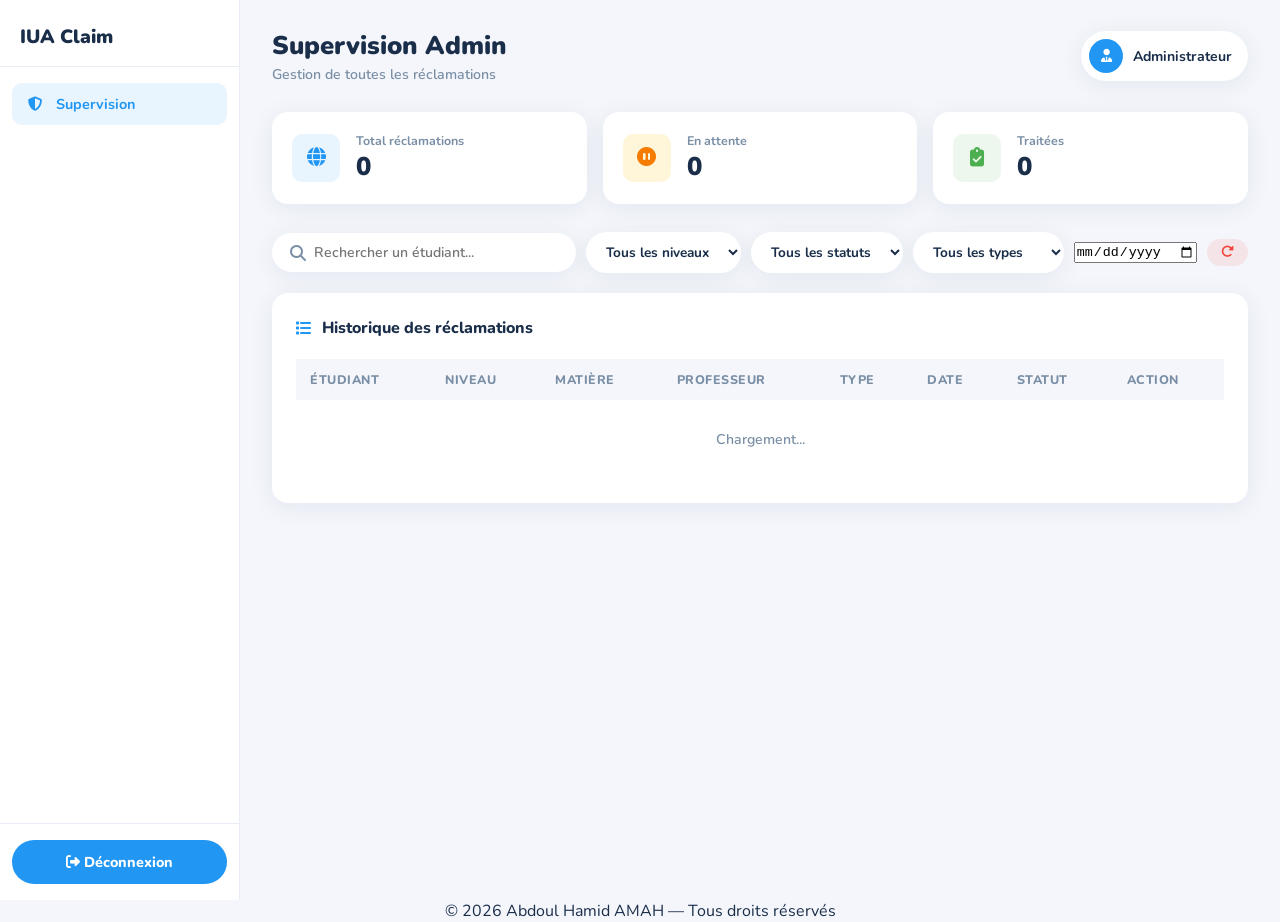
<file: admin.html>
<!DOCTYPE html>
<html lang="fr">
<head>
    <meta charset="UTF-8">
    <meta name="viewport" content="width=device-width, initial-scale=1.0">
    <title>Admin – IUA Claim</title>
    <link rel="stylesheet" href="https://cdnjs.cloudflare.com/ajax/libs/font-awesome/6.5.0/css/all.min.css">
    <link rel="stylesheet" href="style-myiua.css">
</head>
<body>
<div class="layout">

    <!-- SIDEBAR -->
    <aside class="sidebar">
        <div class="sidebar-logo"> IUA Claim</div>
        <nav class="sidebar-nav">
            <a class="nav-item active" href="admin.html"><i class="fa-solid fa-shield-halved"></i> Supervision</a>
            <div style="display: none;" class="sidebar-section-label">Administration</div>
            <a style="display: none;" class="nav-item" href="#"><i class="fa-solid fa-users"></i> Étudiants</a>
            <a style="display: none;" class="nav-item" href="#"><i class="fa-solid fa-chart-pie"></i> Statistiques</a>
        </nav>
        <div class="sidebar-footer">
            <button class="btn-logout" onclick="location.href='api/auth/logout.php'">
                <i class="fa-solid fa-right-from-bracket"></i> Déconnexion
            </button>
        </div>
    </aside>

    <!-- MAIN -->
    <main class="main-content">

        <div class="topbar">
            <div class="topbar-title">
                <h1>Supervision Admin</h1>
                <p>Gestion de toutes les réclamations</p>
            </div>
            <div class="topbar-right">
                <div class="user-badge">
                    <div class="user-avatar"><i class="fa-solid fa-user-tie" style="font-size:.8rem;"></i></div>
                    <span id="admin_name">Administrateur</span>
                </div>
            </div>
        </div>

        <!-- STATS -->
        <div class="stats-row">
            <div class="stat-card">
                <div class="stat-icon blue"><i class="fa-solid fa-globe"></i></div>
                <div class="stat-info"><small>Total réclamations</small><strong id="stat_total">0</strong></div>
            </div>
            <div class="stat-card">
                <div class="stat-icon orange"><i class="fa-solid fa-circle-pause"></i></div>
                <div class="stat-info"><small>En attente</small><strong id="stat_pending">0</strong></div>
            </div>
            <div class="stat-card">
                <div class="stat-icon green"><i class="fa-solid fa-clipboard-check"></i></div>
                <div class="stat-info"><small>Traitées</small><strong id="stat_done">0</strong></div>
            </div>
        </div>

        <!-- FILTRES -->
        <div class="filter-bar">
            <div class="search-box">
                <i class="fa-solid fa-magnifying-glass"></i>
                <input type="text" id="filterNom" placeholder="Rechercher un étudiant...">
            </div>
            <select id="filterNiveau">
                <option value="">Tous les niveaux</option>
                <option value="L1">Licence 1</option>
                <option value="L2">Licence 2</option>
                <option value="L3">Licence 3</option>
                <option value="M1">Master 1</option>
                <option value="M2">Master 2</option>
            </select>
            <select id="filterStatut">
                <option value="">Tous les statuts</option>
                <option value="EN_ATTENTE">En attente</option>
                <option value="ACCEPTEE">Acceptée</option>
                <option value="REFUSEE">Refusée</option>
            </select>
            <select id="filterType">
                <option value="">Tous les types</option>
                <option value="NOTE">Note / Moyenne</option>
                <option value="EXAMEN">Examen</option>
            </select>
            <input type="date" name="" id="filtrerDate">
            <button id="btnReset" class="btn btn-danger btn-sm"><i class="fa-solid fa-rotate-right"></i></button>
        </div>

        <!-- TABLE -->
        <div class="card">
            <div class="card-title"><i class="fa-solid fa-list"></i> Historique des réclamations</div>
            <div class="table-wrap">
                <table>
                    <thead>
                        <tr>
                            <th>Étudiant</th>
                            <th>Niveau</th>
                            <th>Matière</th>
                            <th>Professeur</th>
                            <th>Type</th>
                            <th>Date</th>
                            <th>Statut</th>
                            <th>Action</th>
                        </tr>
                    </thead>
                    <tbody id="admin_table_body">
                        <tr><td colspan="8" style="text-align:center;color:var(--text-muted);padding:30px;">Chargement...</td></tr>
                    </tbody>
                </table>
            </div>
        </div>

    </main>
</div>

<!-- MODAL DÉTAILS -->
<div id="adminModal" class="modal-overlay">
    <div class="modal-box">
        <div class="modal-header">
            <h3><i class="fa-solid fa-circle-info"></i> Détails de la réclamation</h3>
            <button class="modal-close" onclick="document.getElementById('adminModal').style.display='none'"><i class="fa-solid fa-xmark"></i></button>
        </div>
        <div class="modal-body">
            <div class="info-grid">
                <div class="info-item"><small>Étudiant</small><strong id="mNom">—</strong></div>
                <div class="info-item"><small>Niveau</small><strong id="mNiveau">—</strong></div>
                <div class="info-item"><small>Matière</small><strong id="mMatiere">—</strong></div>
                <div class="info-item"><small>Professeur</small><strong id="mProf">—</strong></div>
                <div class="info-item"><small>Type</small><strong id="mType">—</strong></div>
                <div class="info-item"><small>Statut</small><strong id="mStatut">—</strong></div>
                <div class="info-item"><small>Note actuelle</small><strong id="mNoteActuelle">—</strong></div>
                <div class="info-item"><small>Note réclamée</small><strong id="mNoteReclamee">—</strong></div>
            </div>
            <div class="form-group">
                <label class="form-label">Motif de l'étudiant</label>
                <div id="mMotif" class="message-box"></div>
            </div>
            <div id="mPjZone" style="display:none;" class="form-group">
                <label class="form-label">Pièce jointe</label>
                <div id="mPjContenu"></div>
            </div>
            <div id="mRetourZone" style="display:none;" class="form-group">
                <label class="form-label">Réponse du professeur</label>
                <div id="mRetour" class="message-box" style="border-left-color:var(--success);background:rgba(76,175,80,0.08);"></div>
            </div>
        </div>
        <div class="modal-footer">
            <button class="btn btn-ghost" onclick="document.getElementById('adminModal').style.display='none'">Fermer</button>
        </div>
    </div>
</div>
 <footer style="display:flex; justify-content:center;">© 2026 Abdoul Hamid AMAH — Tous droits réservés</footer>
<script>
let toutesLesReclamations = [];

async function chargerDonneesFiliere() {
    try {
        const res = await fetch('api/reclamations/get_filiere_reclamations.php');
        const data = await res.json();
        if (data.error || data.message) { alert("Session expirée"); window.location.href='login_admin.html'; return; }
        toutesLesReclamations = data;
        afficherDonnees(data);
        configurerFiltres();
    } catch(err) { console.error(err); }
}

function afficherDonnees(liste) {
    const tbody = document.getElementById('admin_table_body');
    let pending=0, done=0;
    if (liste.length === 0) {
        tbody.innerHTML = '<tr><td colspan="8" style="text-align:center;color:var(--text-muted);padding:30px;">Aucune réclamation</td></tr>';
        document.getElementById('stat_total').textContent = 0;
        document.getElementById('stat_pending').textContent = 0;
        document.getElementById('stat_done').textContent = 0;
        return;
    }
    tbody.innerHTML = liste.map(r => {
        if(r.statut==='EN_ATTENTE') pending++; else done++;
        const typeBadge = r.type==='EXAMEN'
            ? `<span class="badge badge-purple">Examen</span>`
            : `<span class="badge badge-blue">Note</span>`;
        const statBadge = r.statut==='EN_ATTENTE' ? 'badge-warning' : r.statut==='ACCEPTEE' ? 'badge-success' : 'badge-danger';
        const d = btoa(unescape(encodeURIComponent(JSON.stringify(r))));
        return `<tr>
            <td><strong>${r.nom} ${r.prenom}</strong></td>
            <td>${r.niveau||'—'}</td>
            <td><span class="badge badge-blue">${r.matiere}</span></td>
            <td><i class="fa-solid fa-user-tie" style="color:var(--blue-mid)"></i> M. ${r.prof}</td>
            <td>${typeBadge}</td>
            <td>${new Date(r.date_reclamation).toLocaleDateString('fr-FR')}</td>
            <td><span class="badge ${statBadge}">${r.statut}</span></td>
            <td><button onclick="ouvrirModal('${d}')" class="btn btn-primary btn-sm"><i class="fa-solid fa-eye"></i> Voir</button></td>
        </tr>`;
    }).join('');
    document.getElementById('stat_total').textContent = liste.length;
    document.getElementById('stat_pending').textContent = pending;
    document.getElementById('stat_done').textContent = done;
}

function ouvrirModal(enc) {
    const r = JSON.parse(decodeURIComponent(escape(atob(enc))));
    document.getElementById('mNom').innerText = `${r.nom} ${r.prenom}`;
    document.getElementById('mNiveau').innerText = r.niveau||'—';
    document.getElementById('mMatiere').innerText = r.matiere;
    document.getElementById('mProf').innerText = `M. ${r.prof}`;
    document.getElementById('mType').innerText = r.type==='EXAMEN'?'Examen':'Note / Moyenne';
    document.getElementById('mStatut').innerHTML = `<span class="badge ${r.statut==='EN_ATTENTE'?'badge-warning':r.statut==='ACCEPTEE'?'badge-success':'badge-danger'}">${r.statut}</span>`;
    document.getElementById('mNoteActuelle').innerText = r.note_actuelle;
    document.getElementById('mNoteReclamee').innerText = r.note_reclamee;
    document.getElementById('mMotif').innerText = r.motif||'—';
    const pjZone = document.getElementById('mPjZone');
    const pjContenu = document.getElementById('mPjContenu');
    if (r.fichiers) {
        pjZone.style.display='block';
        const ext = r.fichiers.split('.').pop().toLowerCase();
        const url = `https://iua-claim.rf.gd/api/uploads/${r.fichiers}`;
        if (['jpg','jpeg','png','gif','webp'].includes(ext)) {
            pjContenu.innerHTML = `<img src="${url}" style="max-width:100%;border-radius:8px;border:1px solid #eee;">`;
        } else {
            pjContenu.innerHTML = `<a href="${url}" target="_blank" class="btn btn-ghost btn-sm"><i class="fa-solid fa-file"></i> Voir le fichier</a>`;
        }
    } else { pjZone.style.display='none'; }
    const rz = document.getElementById('mRetourZone');
    if (r.retour_prof?.trim()) {
        rz.style.display='block';
        document.getElementById('mRetour').innerText = r.retour_prof;
    } else { rz.style.display='none'; }
    document.getElementById('adminModal').style.display='flex';
}

function filtrer() {
    const nom = document.getElementById('filterNom').value.toLowerCase();
    const niveau = document.getElementById('filterNiveau').value;
    const statut = document.getElementById('filterStatut').value;
    const type = document.getElementById('filterType').value;
    const date = document.getElementById('filterDate').value;
    afficherDonnees(toutesLesReclamations.filter(r =>
        `${r.nom} ${r.prenom}`.toLowerCase().includes(nom)
        && (!niveau || r.niveau===niveau)
        && (!statut || r.statut===statut)
        && (!type || r.type===type)
        && (!date || r.date_reclamation.includes(date))
    ));
}

function configurerFiltres() {
    ['filterNom','filterNiveau','filterStatut','filterType', 'filtrerDate'].forEach(id => {
        document.getElementById(id).addEventListener(id==='filterNom'?'input':'change', filtrer);
    });
    document.getElementById('btnReset').onclick = () => {
        ['filterNom','filterNiveau','filterStatut','filterType', 'filtrerDate'].forEach(id => document.getElementById(id).value='');
        afficherDonnees(toutesLesReclamations);
    };
}

chargerDonneesFiliere();
</script>
</body>
</html>
</file>
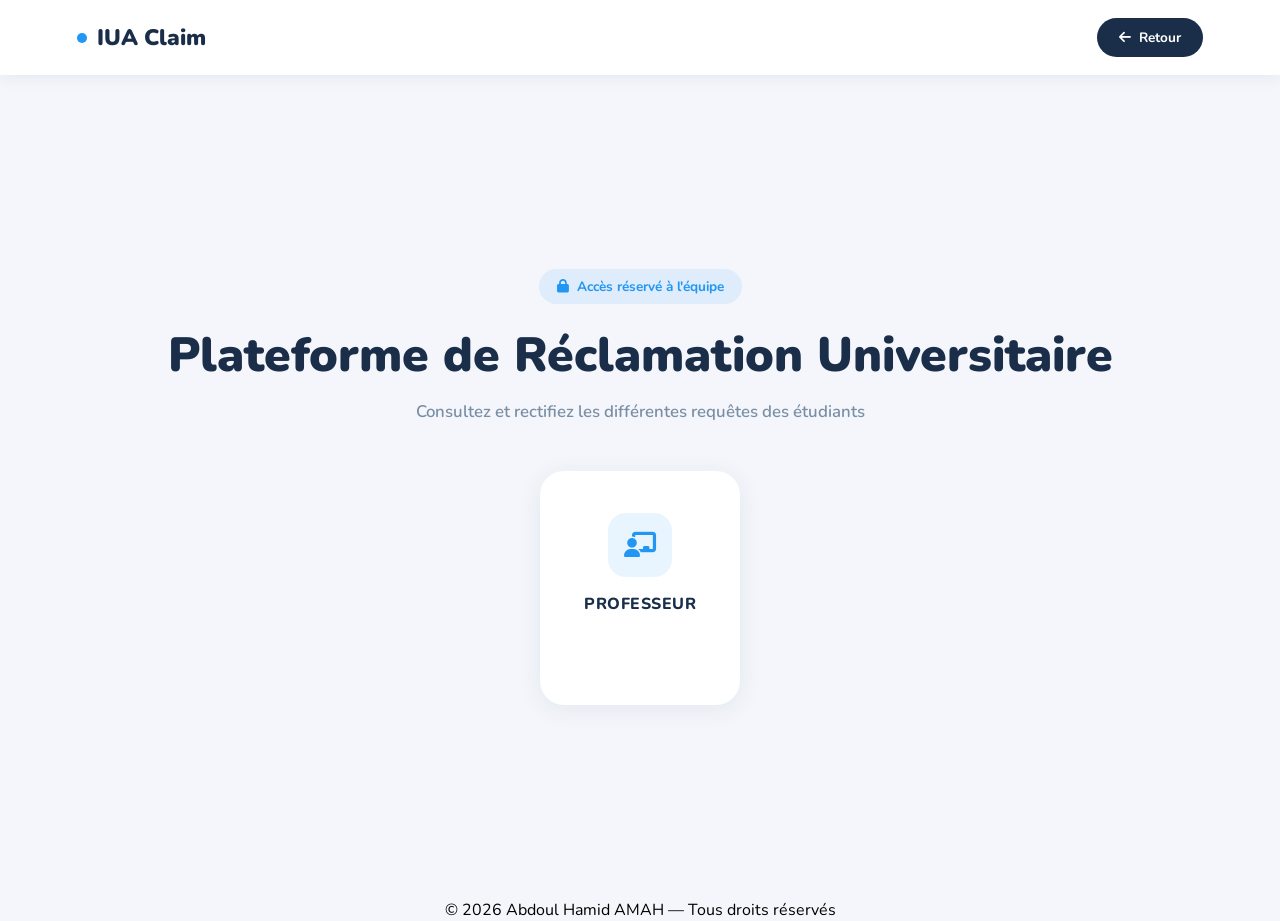
<file: index-adpr.html>
<!DOCTYPE html>
<html lang="fr">
<head>
    <meta charset="UTF-8">
    <meta name="viewport" content="width=device-width, initial-scale=1.0">
    <title>IUA Claim – Espace Équipe</title>
    <link rel="stylesheet" href="https://cdnjs.cloudflare.com/ajax/libs/font-awesome/6.5.0/css/all.min.css">
    <style>
        @import url('https://fonts.googleapis.com/css2?family=Nunito:wght@400;600;700;800;900&display=swap');
        *{margin:0;padding:0;box-sizing:border-box;}
        :root{--blue:#2196F3;--blue-dark:#1a2e4a;--gray-bg:#f4f6fb;--text-dark:#1a2e4a;--text-muted:#7a8fa6;}
        body{font-family:'Nunito',sans-serif;min-height:100vh;background:var(--gray-bg);}
        header{display:flex;align-items:center;justify-content:space-between;padding:18px 6%;background:white;box-shadow:0 2px 16px rgba(26,46,74,.07);position:sticky;top:0;z-index:100;}
        .logo{display:flex;align-items:center;gap:10px;font-size:1.4rem;font-weight:900;color:var(--text-dark);text-decoration:none;}
        .logo .dot{width:10px;height:10px;background:var(--blue);border-radius:50%;}
        .hero{display:flex;flex-direction:column;align-items:center;justify-content:center;min-height:calc(100vh - 76px);padding:60px 6%;text-align:center;}
        .hero-badge{display:inline-flex;align-items:center;gap:8px;background:rgba(33,150,243,.1);color:var(--blue);padding:8px 18px;border-radius:50px;font-weight:700;font-size:.85rem;margin-bottom:24px;}
        .hero h1{font-size:clamp(2rem,4vw,3rem);font-weight:900;color:var(--text-dark);line-height:1.15;margin-bottom:16px;}
        .hero p{font-size:1.05rem;color:var(--text-muted);margin-bottom:48px;font-weight:600;max-width:500px;}
        .portal-cards{display:flex;gap:24px;flex-wrap:wrap;justify-content:center;}
        .portal-card{background:white;border-radius:24px;padding:40px 32px;width:200px;text-align:center;cursor:pointer;box-shadow:0 4px 24px rgba(26,46,74,.08);transition:all .35s cubic-bezier(.175,.885,.32,1.275);text-decoration:none;border:2px solid transparent;}
        .portal-card:hover{transform:translateY(-12px);border-color:var(--blue);box-shadow:0 20px 40px rgba(33,150,243,.2);}
        .portal-card .card-icon{width:64px;height:64px;border-radius:18px;background:rgba(33,150,243,.1);display:flex;align-items:center;justify-content:center;margin:0 auto 16px;font-size:1.6rem;color:var(--blue);transition:.3s;}
        .portal-card:hover .card-icon{background:var(--blue);color:white;}
        .portal-card p{font-weight:800;color:var(--text-dark);font-size:1rem;text-transform:uppercase;letter-spacing:.5px;}
        .btn-back{display:inline-flex;align-items:center;gap:8px;padding:10px 22px;background:var(--blue-dark);color:white;border-radius:50px;font-weight:700;font-size:.85rem;text-decoration:none;transition:.3s;}
        .btn-back:hover{background:var(--blue);}
    </style>
</head>
<body>
    <header>
        <a href="index.html" class="logo"><span class="dot"></span> IUA Claim</a>
        <a href="index.html" class="btn-back"><i class="fa-solid fa-arrow-left"></i> Retour</a>
    </header>
    <section class="hero">
        <div class="hero-badge"><i class="fa-solid fa-lock"></i> Accès réservé à l'équipe</div>
        <h1>Plateforme de Réclamation Universitaire</h1>
        <p>Consultez et rectifiez les différentes requêtes des étudiants</p>
        <div class="portal-cards">
            <div class="portal-card" id="profCard">
                <div class="card-icon"><i class="fa-solid fa-chalkboard-user"></i></div>
                <p>Professeur</p>
            </div>

    </section>
         <footer style="display:flex; justify-content:center;">© 2026 Abdoul Hamid AMAH — Tous droits réservés</footer>
    <script>
        document.getElementById('profCard').addEventListener('click', () => setTimeout(() => window.location.href='login_prof.html', 300));
    </script>
</body>
</html>
</file>
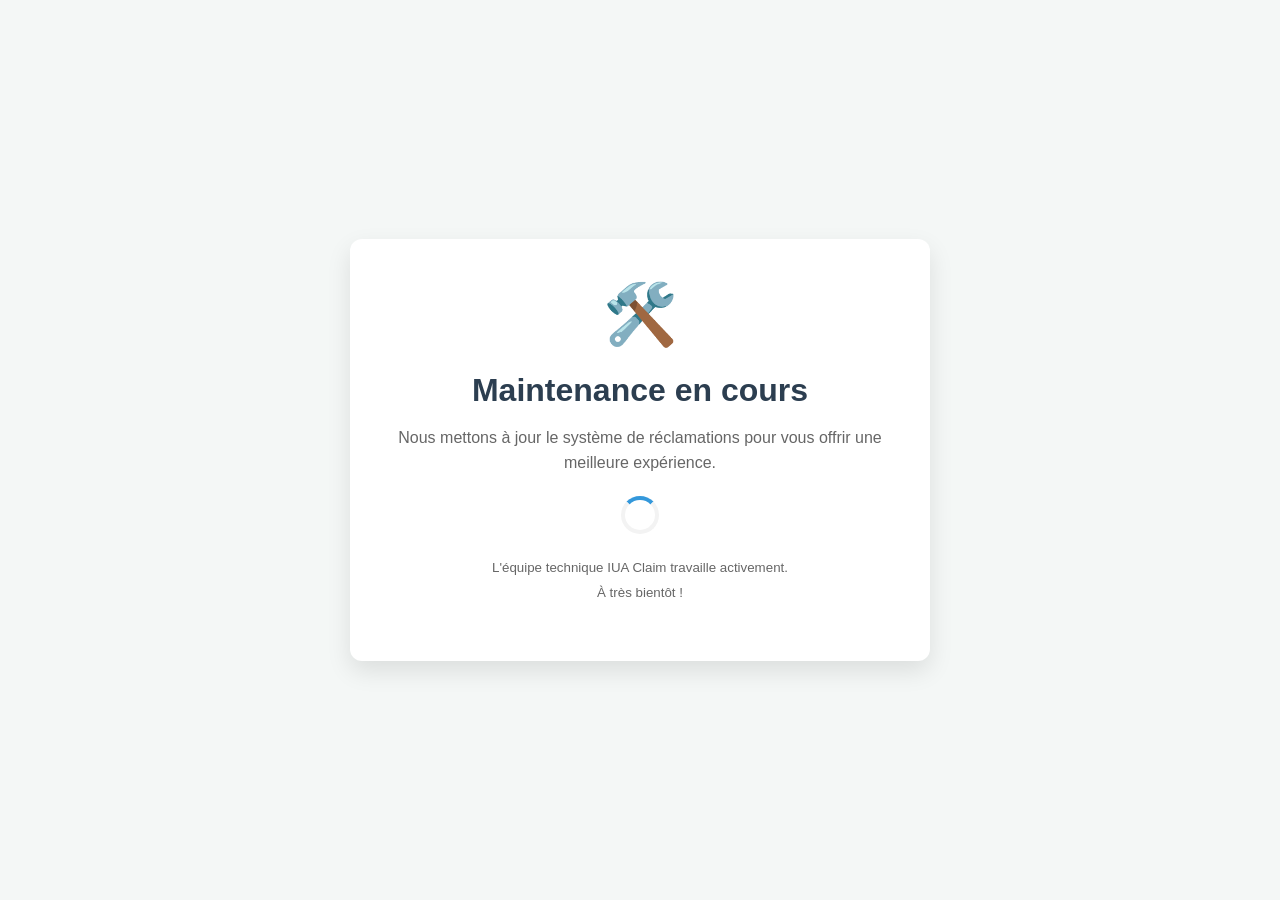
<file: index2.html>
<!DOCTYPE html>
<html lang="fr">
<head>
    <meta charset="UTF-8">
    <meta name="viewport" content="width=device-width, initial-scale=1.0">
    <title>Maintenance - IUA Claim</title>
    <style>
        body {
            margin: 0;
            padding: 0;
            display: flex;
            justify-content: center;
            align-items: center;
            height: 100vh;
            font-family: 'Segoe UI', Tahoma, Geneva, Verdana, sans-serif;
            background-color: #f4f7f6;
            color: #333;
            text-align: center;
        }
        .container {
            max-width: 500px;
            padding: 40px;
            background: white;
            border-radius: 12px;
            box-shadow: 0 10px 25px rgba(0,0,0,0.1);
        }
        .icon {
            font-size: 60px;
            margin-bottom: 20px;
        }
        h1 {
            color: #2c3e50;
            margin-bottom: 15px;
        }
        p {
            line-height: 1.6;
            color: #666;
        }
        .loader {
            border: 4px solid #f3f3f3;
            border-top: 4px solid #3498db;
            border-radius: 50%;
            width: 30px;
            height: 30px;
            animation: spin 2s linear infinite;
            margin: 20px auto;
        }
        @keyframes spin {
            0% { transform: rotate(0deg); }
            100% { transform: rotate(360deg); }
        }
    </style>
</head>
<body>

<div class="container">
    <div class="icon">🛠️</div>
    <h1>Maintenance en cours</h1>
    <p>Nous mettons à jour le système de réclamations pour vous offrir une meilleure expérience.</p>
    <div class="loader"></div>
    <p><small>L'équipe technique IUA Claim travaille activement. <br> À très bientôt !</small></p>
</div>

</body>
</html>
</file>
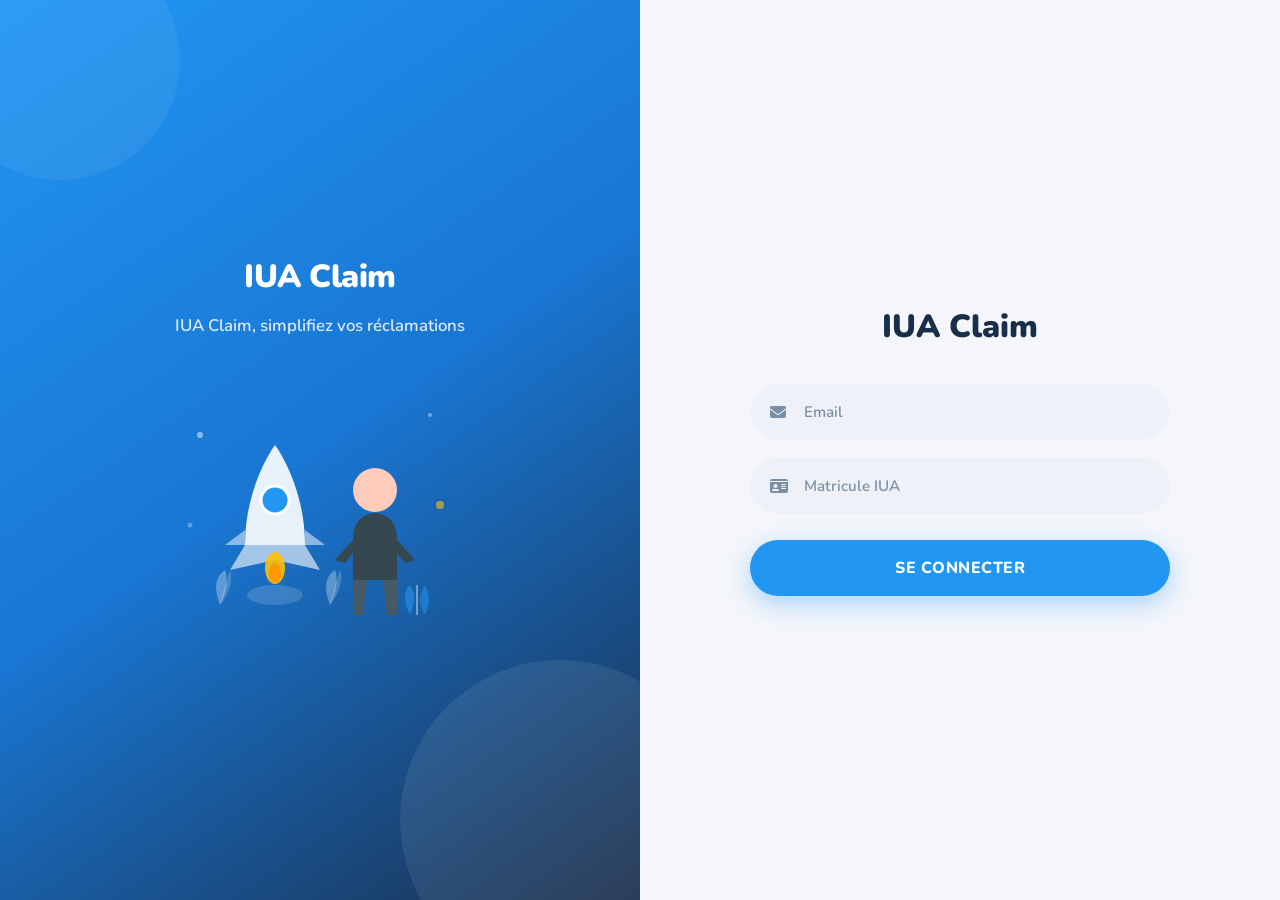
<file: login.html>
<!DOCTYPE html>
<html lang="fr">
<head>
    <meta charset="UTF-8">
    <meta name="viewport" content="width=device-width, initial-scale=1.0">
    <title>IUA Claim – Connexion</title>
    <link rel="stylesheet" href="https://cdnjs.cloudflare.com/ajax/libs/font-awesome/6.5.0/css/all.min.css">
    <style>
        @import url('https://fonts.googleapis.com/css2?family=Nunito:wght@400;600;700;800;900&display=swap');

        * { margin: 0; padding: 0; box-sizing: border-box; }

        :root {
            --blue: #2196F3;
            --blue-dark: #1a2e4a;
            --blue-mid: #1565C0;
            --white: #ffffff;
            --gray-bg: #f4f6fb;
            --text-dark: #1a2e4a;
            --text-muted: #7a8fa6;
            --input-bg: #eef1f7;
            --radius: 50px;
        }

        body {
            font-family: 'Nunito', sans-serif;
            height: 100vh;
            display: flex;
            overflow: hidden;
        }

        /* ── CÔTÉ GAUCHE ── */
        .left-panel {
            width: 50%;
            background: linear-gradient(145deg, #2196F3 0%, #1976D2 50%, #1a2e4a 100%);
            display: flex;
            flex-direction: column;
            align-items: center;
            justify-content: center;
            position: relative;
            overflow: hidden;
            padding: 40px;
        }

        /* Grande courbe blanche en bas-droite */
        .left-panel::after {
            content: '';
            position: absolute;
            bottom: -80px;
            right: -80px;
            width: 320px;
            height: 320px;
            background: rgba(255,255,255,0.08);
            border-radius: 50%;
        }
        .left-panel::before {
            content: '';
            position: absolute;
            top: -60px;
            left: -60px;
            width: 240px;
            height: 240px;
            background: rgba(255,255,255,0.06);
            border-radius: 50%;
        }

        .left-panel .brand {
            color: white;
            font-size: 2rem;
            font-weight: 900;
            letter-spacing: -0.5px;
            margin-bottom: 16px;
            z-index: 1;
        }

        .left-panel .tagline {
            color: rgba(255,255,255,0.85);
            font-size: 1.05rem;
            font-weight: 600;
            text-align: center;
            z-index: 1;
            margin-bottom: 48px;
        }

        /* Illustration SVG intégrée */
        .illustration {
            z-index: 1;
            width: 300px;
            animation: float 4s ease-in-out infinite;
        }

        @keyframes float {
            0%, 100% { transform: translateY(0); }
            50% { transform: translateY(-14px); }
        }

        /* ── CÔTÉ DROIT ── */
        .right-panel {
            width: 50%;
            background: var(--gray-bg);
            display: flex;
            align-items: center;
            justify-content: center;
            padding: 60px 60px;
        }

        .form-box {
            width: 100%;
            max-width: 420px;
            animation: slideUp 0.6s cubic-bezier(.16,1,.3,1);
        }

        @keyframes slideUp {
            from { opacity: 0; transform: translateY(30px); }
            to   { opacity: 1; transform: translateY(0); }
        }

        .form-box h2 {
            font-size: 2rem;
            font-weight: 900;
            color: var(--text-dark);
            margin-bottom: 36px;
            text-align: center;
        }

        .input-group {
            position: relative;
            margin-bottom: 18px;
        }

        .input-group input {
            width: 100%;
            padding: 16px 24px 16px 52px;
            background: var(--input-bg);
            border: 2px solid transparent;
            border-radius: var(--radius);
            font-size: 0.95rem;
            font-family: 'Nunito', sans-serif;
            color: var(--text-dark);
            outline: none;
            transition: all 0.3s;
        }

        .input-group input::placeholder { color: var(--text-muted); font-weight: 600; }

        .input-group input:focus {
            border-color: var(--blue);
            background: white;
            box-shadow: 0 0 0 4px rgba(33,150,243,0.12);
        }

        .input-group .icon {
            position: absolute;
            left: 20px;
            top: 50%;
            transform: translateY(-50%);
            color: var(--text-muted);
            font-size: 1rem;
        }

        .btn-connect {
            width: 100%;
            padding: 17px;
            background: var(--blue);
            color: white;
            border: none;
            border-radius: var(--radius);
            font-size: 1rem;
            font-weight: 800;
            font-family: 'Nunito', sans-serif;
            letter-spacing: 0.5px;
            cursor: pointer;
            transition: all 0.3s;
            margin-top: 8px;
            box-shadow: 0 8px 24px rgba(33,150,243,0.35);
        }

        .btn-connect:hover {
            background: var(--blue-mid);
            transform: translateY(-2px);
            box-shadow: 0 12px 30px rgba(33,150,243,0.45);
        }

        .btn-connect:active { transform: translateY(0); }

        .social-section {
            margin-top: 32px;
            text-align: center;
        }

        .social-section p {
            color: var(--text-muted);
            font-size: 0.9rem;
            font-weight: 600;
            margin-bottom: 16px;
        }

        .social-icons {
            display: flex;
            justify-content: center;
            gap: 14px;
        }

        .social-icons a {
            width: 44px;
            height: 44px;
            border-radius: 50%;
            border: 2px solid #dde3ef;
            display: flex;
            align-items: center;
            justify-content: center;
            color: var(--text-muted);
            font-size: 1rem;
            text-decoration: none;
            transition: all 0.3s;
        }

        .social-icons a:hover {
            border-color: var(--blue);
            color: var(--blue);
            transform: translateY(-3px);
        }

        /* Message d'erreur */
        .msg-error {
            background: #fff0f0;
            border: 1.5px solid #f5b7b1;
            color: #c0392b;
            border-radius: 12px;
            padding: 12px 18px;
            font-size: 0.9rem;
            font-weight: 600;
            margin-bottom: 16px;
            display: none;
            text-align: center;
        }

        /* ── RESPONSIVE ── */
        @media (max-width: 768px) {
            body { flex-direction: column; height: auto; }
            .left-panel { width: 100%; padding: 40px 30px; min-height: 280px; }
            .illustration { width: 180px; }
            .right-panel { width: 100%; padding: 40px 24px; }
        }
    </style>
</head>
<body>

    <!-- GAUCHE -->
    <div class="left-panel">
        <div class="brand">IUA Claim</div>
        <div class="tagline">IUA Claim, simplifiez vos réclamations</div>
        <!-- Illustration SVG inline -->
        <svg class="illustration" viewBox="0 0 300 260" fill="none" xmlns="http://www.w3.org/2000/svg">
            <!-- Fusée -->
            <ellipse cx="105" cy="210" rx="28" ry="10" fill="rgba(255,255,255,0.15)"/>
            <path d="M105 60 C105 60 75 100 75 160 L135 160 C135 100 105 60 105 60Z" fill="white" opacity="0.9"/>
            <path d="M75 160 L60 185 L105 175 L150 185 L135 160Z" fill="rgba(255,255,255,0.6)"/>
            <circle cx="105" cy="115" r="14" fill="#2196F3" stroke="white" stroke-width="3"/>
            <path d="M75 145 L55 160 L75 160Z" fill="rgba(255,255,255,0.5)"/>
            <path d="M135 145 L155 160 L135 160Z" fill="rgba(255,255,255,0.5)"/>
            <!-- Flamme -->
            <ellipse cx="105" cy="183" rx="10" ry="16" fill="#FFC107" opacity="0.9"/>
            <ellipse cx="105" cy="188" rx="6" ry="10" fill="#FF9800"/>
            <!-- Plantes -->
            <path d="M50 220 Q40 195 55 185 Q60 200 50 220Z" fill="rgba(255,255,255,0.3)"/>
            <path d="M50 220 Q65 200 60 185 Q55 200 50 220Z" fill="rgba(255,255,255,0.2)"/>
            <path d="M160 220 Q150 195 165 185 Q170 200 160 220Z" fill="rgba(255,255,255,0.3)"/>
            <path d="M160 220 Q175 200 170 185 Q165 200 160 220Z" fill="rgba(255,255,255,0.2)"/>
            <!-- Personnage -->
            <circle cx="205" cy="105" r="22" fill="#FFCCBC"/>
            <path d="M183 155 Q183 130 205 128 Q227 130 227 155 L227 195 L183 195Z" fill="#37474F"/>
            <path d="M183 155 L165 175 L175 178 L183 168Z" fill="#37474F"/>
            <path d="M227 155 L245 175 L235 178 L227 168Z" fill="#37474F"/>
            <path d="M183 195 L183 230 L193 230 L197 195Z" fill="#455A64"/>
            <path d="M227 195 L227 230 L217 230 L213 195Z" fill="#455A64"/>
            <!-- Plante bleue personnage -->
            <path d="M240 230 Q230 210 240 200 Q248 212 240 230Z" fill="rgba(33,150,243,0.6)"/>
            <path d="M255 230 Q245 215 255 200 Q263 215 255 230Z" fill="rgba(33,150,243,0.5)"/>
            <path d="M247 230 L247 200" stroke="rgba(255,255,255,0.4)" stroke-width="2"/>
            <!-- Étoiles déco -->
            <circle cx="30" cy="50" r="3" fill="rgba(255,255,255,0.5)"/>
            <circle cx="260" cy="30" r="2" fill="rgba(255,255,255,0.4)"/>
            <circle cx="270" cy="120" r="4" fill="rgba(255,193,7,0.6)"/>
            <circle cx="20" cy="140" r="2.5" fill="rgba(255,255,255,0.3)"/>
        </svg>
    </div>

    <!-- DROITE -->
    <div class="right-panel">
        <div class="form-box">
            <h2>IUA Claim</h2>

            <div class="msg-error" id="errMsg">Identifiants incorrects. Réessayez.</div>

            <form id="Form">
                <div class="input-group">
                    <i class="fa-solid fa-envelope icon"></i>
                    <input type="text" id="email" placeholder="Email" required>
                </div>
                <div class="input-group">
                    <i class="fa-solid fa-id-card icon"></i>
                    <input type="text" id="matricule" placeholder="Matricule IUA" required>
                </div>
                <button type="submit" class="btn-connect" id="btnSubmit">SE CONNECTER</button>
            </form>

           
            </div>
        </div>
    </div>
 
    <script>
        const form = document.getElementById('Form');
        const errMsg = document.getElementById('errMsg');
        const btn = document.getElementById('btnSubmit');

        form.addEventListener('submit', async (e) => {
            e.preventDefault();
            errMsg.style.display = 'none';
            btn.textContent = 'Connexion...';
            btn.disabled = true;

            const data = {
                matricule: document.getElementById('matricule').value,
                email: document.getElementById('email').value
            };

            try {
                const res = await fetch('api/auth/login_student.php', {
                    method: 'POST',
                    credentials: 'include',
                    headers: { 'Content-Type': 'application/json' },
                    body: JSON.stringify(data)
                });

                const result = await res.json();

                if (result.success) {
                    sessionStorage.setItem('users', JSON.stringify(result));
                    window.location.href = "recla.html";
                } else {
                    errMsg.style.display = 'block';
                    errMsg.textContent = result.message || 'Identifiants incorrects.';
                    btn.textContent = 'SE CONNECTER';
                    btn.disabled = false;
                }
            } catch (err) {
                console.error(err);
                errMsg.style.display = 'block';
                errMsg.textContent = 'Erreur serveur. Réessayez.';
                btn.textContent = 'SE CONNECTER';
                btn.disabled = false;
            }
        });
    </script>
</body>
</html>
</file>
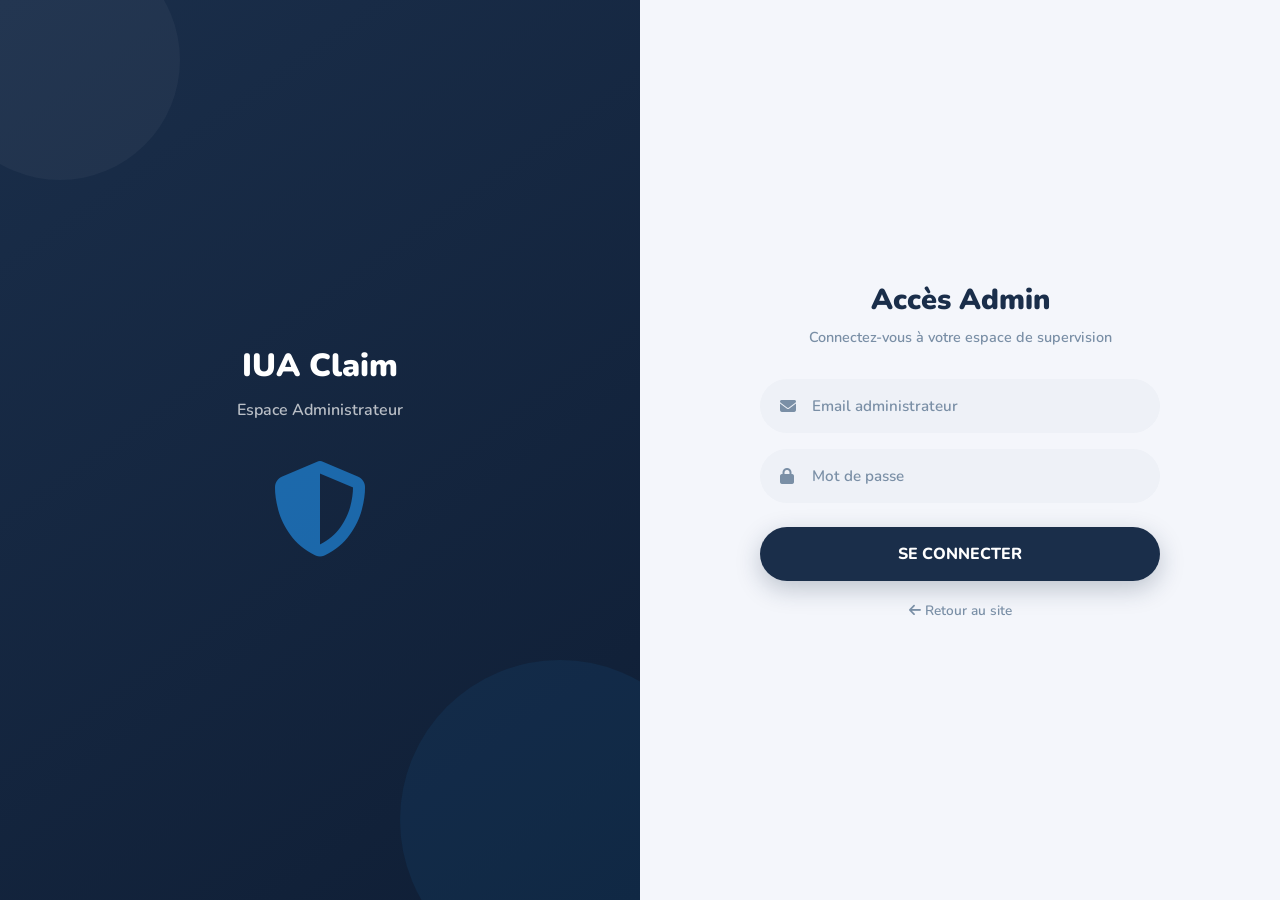
<file: login_admin.html>
<!DOCTYPE html>
<html lang="fr">
<head>
    <meta charset="UTF-8">
    <meta name="viewport" content="width=device-width, initial-scale=1.0">
    <title>Administration – IUA Claim</title>
    <link rel="stylesheet" href="https://cdnjs.cloudflare.com/ajax/libs/font-awesome/6.5.0/css/all.min.css">
    <style>
        @import url('https://fonts.googleapis.com/css2?family=Nunito:wght@400;600;700;800;900&display=swap');
        *{margin:0;padding:0;box-sizing:border-box;}
        :root{--blue:#2196F3;--blue-dark:#1a2e4a;--blue-mid:#1565C0;--gray-bg:#f4f6fb;--text-dark:#1a2e4a;--text-muted:#7a8fa6;}
        body{font-family:'Nunito',sans-serif;height:100vh;display:flex;overflow:hidden;}
        .left-panel{width:50%;background:linear-gradient(145deg,#1a2e4a 0%,#0f1e35 100%);display:flex;flex-direction:column;align-items:center;justify-content:center;position:relative;overflow:hidden;padding:40px;}
        .left-panel::after{content:'';position:absolute;bottom:-80px;right:-80px;width:320px;height:320px;background:rgba(33,150,243,0.08);border-radius:50%;}
        .left-panel::before{content:'';position:absolute;top:-60px;left:-60px;width:240px;height:240px;background:rgba(255,255,255,0.04);border-radius:50%;}
        .brand{color:white;font-size:2rem;font-weight:900;z-index:1;margin-bottom:12px;}
        .tagline{color:rgba(255,255,255,0.7);font-size:1rem;font-weight:600;text-align:center;z-index:1;margin-bottom:40px;}
        .shield-icon{z-index:1;font-size:6rem;color:rgba(33,150,243,0.6);animation:pulse 3s ease-in-out infinite;}
        @keyframes pulse{0%,100%{transform:scale(1);opacity:.6;}50%{transform:scale(1.05);opacity:1;}}
        .right-panel{width:50%;background:var(--gray-bg);display:flex;align-items:center;justify-content:center;padding:60px;}
        .form-box{width:100%;max-width:400px;animation:slideUp .6s cubic-bezier(.16,1,.3,1);}
        @keyframes slideUp{from{opacity:0;transform:translateY(30px);}to{opacity:1;transform:translateY(0);}}
        .form-box h2{font-size:1.8rem;font-weight:900;color:var(--text-dark);margin-bottom:8px;text-align:center;}
        .form-box .sub{color:var(--text-muted);font-size:.9rem;font-weight:600;text-align:center;margin-bottom:32px;}
        .input-group{position:relative;margin-bottom:16px;}
        .input-group input{width:100%;padding:15px 20px 15px 50px;background:#eef1f7;border:2px solid transparent;border-radius:50px;font-size:.95rem;font-family:'Nunito',sans-serif;color:var(--text-dark);outline:none;transition:all .3s;}
        .input-group input::placeholder{color:var(--text-muted);font-weight:600;}
        .input-group input:focus{border-color:var(--blue);background:white;box-shadow:0 0 0 4px rgba(33,150,243,.12);}
        .input-group .icon{position:absolute;left:20px;top:50%;transform:translateY(-50%);color:var(--text-muted);}
        .btn-connect{width:100%;padding:16px;background:var(--blue-dark);color:white;border:none;border-radius:50px;font-size:1rem;font-weight:800;font-family:'Nunito',sans-serif;cursor:pointer;transition:all .3s;margin-top:8px;box-shadow:0 8px 24px rgba(26,46,74,.25);}
        .btn-connect:hover{background:#0f1e35;transform:translateY(-2px);}
        .back-link{display:block;text-align:center;margin-top:20px;color:var(--text-muted);text-decoration:none;font-size:.85rem;font-weight:600;transition:.2s;}
        .back-link:hover{color:var(--blue);}
        .msg-error{background:#fff0f0;border:1.5px solid #f5b7b1;color:#c0392b;border-radius:12px;padding:12px 18px;font-size:.9rem;font-weight:600;margin-bottom:16px;display:none;text-align:center;}
        @media(max-width:768px){body{flex-direction:column;height:auto;}.left-panel,.right-panel{width:100%;}.left-panel{min-height:220px;}.right-panel{padding:40px 24px;}}
    </style>
</head>
<body>
    <div class="left-panel">
        <div class="brand">IUA Claim</div>
        <div class="tagline">Espace Administrateur</div>
        <i class="fa-solid fa-shield-halved shield-icon"></i>
    </div>
    <div class="right-panel">
        <div class="form-box">
            <h2>Accès Admin</h2>
            <p class="sub">Connectez-vous à votre espace de supervision</p>
            <div class="msg-error" id="msg"></div>
            <form id="adminLoginForm">
                <div class="input-group">
                    <i class="fa-solid fa-envelope icon"></i>
                    <input type="email" id="email" placeholder="Email administrateur" required>
                </div>
                <div class="input-group">
                    <i class="fa-solid fa-lock icon"></i>
                    <input type="password" id="password" placeholder="Mot de passe" required>
                </div>
                <button type="submit" class="btn-connect">SE CONNECTER</button>
            </form>
            <a href="index-adpr.html" class="back-link"><i class="fa-solid fa-arrow-left"></i> Retour au site</a>
        </div>
    </div>
   
    <script>
        document.getElementById('adminLoginForm').addEventListener('submit', async (e) => {
            e.preventDefault();
            const msg = document.getElementById('msg');
            msg.style.display='none';
            const res = await fetch('api/auth/login_admin.php', {
                method:'POST', headers:{'Content-Type':'application/json'},
                body: JSON.stringify({ email: document.getElementById('email').value, password: document.getElementById('password').value })
            });
            const result = await res.json();
            if (result.success) window.location.href = result.redirect;
            else { msg.style.display='block'; msg.textContent = result.message; }
        });
    </script>
</body>
</html>
</file>
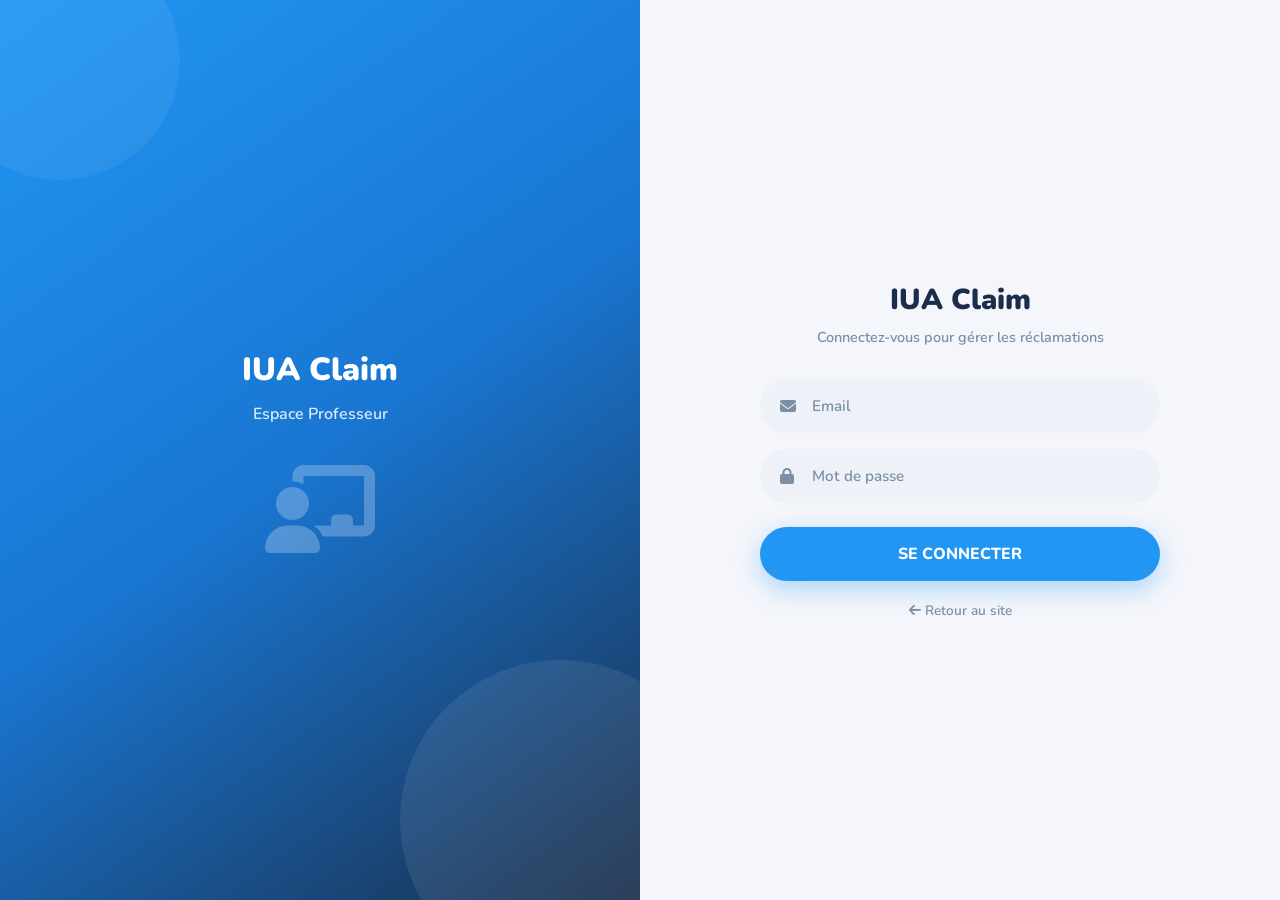
<file: login_prof.html>
<!DOCTYPE html>
<html lang="fr">
<head>
    <meta charset="UTF-8">
    <meta name="viewport" content="width=device-width, initial-scale=1.0">
    <title>Professeur – IUA Claim</title>
    <link rel="stylesheet" href="https://cdnjs.cloudflare.com/ajax/libs/font-awesome/6.5.0/css/all.min.css">
    <style>
        @import url('https://fonts.googleapis.com/css2?family=Nunito:wght@400;600;700;800;900&display=swap');
        *{margin:0;padding:0;box-sizing:border-box;}
        :root{--blue:#2196F3;--blue-dark:#1a2e4a;--blue-mid:#1565C0;--gray-bg:#f4f6fb;--text-dark:#1a2e4a;--text-muted:#7a8fa6;}
        body{font-family:'Nunito',sans-serif;height:100vh;display:flex;overflow:hidden;}
        .left-panel{width:50%;background:linear-gradient(145deg,#2196F3 0%,#1976D2 50%,#1a2e4a 100%);display:flex;flex-direction:column;align-items:center;justify-content:center;position:relative;overflow:hidden;padding:40px;}
        .left-panel::after{content:'';position:absolute;bottom:-80px;right:-80px;width:320px;height:320px;background:rgba(255,255,255,0.08);border-radius:50%;}
        .left-panel::before{content:'';position:absolute;top:-60px;left:-60px;width:240px;height:240px;background:rgba(255,255,255,0.06);border-radius:50%;}
        .brand{color:white;font-size:2rem;font-weight:900;z-index:1;margin-bottom:12px;}
        .tagline{color:rgba(255,255,255,0.85);font-size:1rem;font-weight:600;text-align:center;z-index:1;margin-bottom:40px;}
        .prof-icon{z-index:1;font-size:5.5rem;color:rgba(255,255,255,0.25);animation:float 4s ease-in-out infinite;}
        @keyframes float{0%,100%{transform:translateY(0);}50%{transform:translateY(-14px);}}
        .right-panel{width:50%;background:var(--gray-bg);display:flex;align-items:center;justify-content:center;padding:60px;}
        .form-box{width:100%;max-width:400px;animation:slideUp .6s cubic-bezier(.16,1,.3,1);}
        @keyframes slideUp{from{opacity:0;transform:translateY(30px);}to{opacity:1;transform:translateY(0);}}
        .form-box h2{font-size:1.8rem;font-weight:900;color:var(--text-dark);margin-bottom:8px;text-align:center;}
        .form-box .sub{color:var(--text-muted);font-size:.9rem;font-weight:600;text-align:center;margin-bottom:32px;}
        .input-group{position:relative;margin-bottom:16px;}
        .input-group input{width:100%;padding:15px 20px 15px 50px;background:#eef1f7;border:2px solid transparent;border-radius:50px;font-size:.95rem;font-family:'Nunito',sans-serif;color:var(--text-dark);outline:none;transition:all .3s;}
        .input-group input::placeholder{color:var(--text-muted);font-weight:600;}
        .input-group input:focus{border-color:var(--blue);background:white;box-shadow:0 0 0 4px rgba(33,150,243,.12);}
        .input-group .icon{position:absolute;left:20px;top:50%;transform:translateY(-50%);color:var(--text-muted);}
        .btn-connect{width:100%;padding:16px;background:var(--blue);color:white;border:none;border-radius:50px;font-size:1rem;font-weight:800;font-family:'Nunito',sans-serif;cursor:pointer;transition:all .3s;margin-top:8px;box-shadow:0 8px 24px rgba(33,150,243,.35);}
        .btn-connect:hover{background:var(--blue-mid);transform:translateY(-2px);}
        .back-link{display:block;text-align:center;margin-top:20px;color:var(--text-muted);text-decoration:none;font-size:.85rem;font-weight:600;transition:.2s;}
        .back-link:hover{color:var(--blue);}
        .msg-error{background:#fff0f0;border:1.5px solid #f5b7b1;color:#c0392b;border-radius:12px;padding:12px 18px;font-size:.9rem;font-weight:600;margin-bottom:16px;display:none;text-align:center;}
        @media(max-width:768px){body{flex-direction:column;height:auto;}.left-panel,.right-panel{width:100%;}.left-panel{min-height:220px;}.right-panel{padding:40px 24px;}}
    </style>
</head>
<body>
    <div class="left-panel">
        <div class="brand">IUA Claim</div>
        <div class="tagline">Espace Professeur </div>
        <i class="fa-solid fa-chalkboard-user prof-icon"></i>
    </div>
    <div class="right-panel">
        <div class="form-box">
            <h2>IUA Claim</h2>
            <p class="sub">Connectez-vous pour gérer les réclamations</p>
            <div class="msg-error" id="error-msg"></div>
            <form id="loginForm">
                <div class="input-group">
                    <i class="fa-solid fa-envelope icon"></i>
                    <input type="email" id="email" placeholder="Email" required>
                </div>
                <div class="input-group">
                    <i class="fa-solid fa-lock icon"></i>
                    <input type="password" id="password" placeholder="Mot de passe" required>
                </div>
                <button type="submit" class="btn-connect">SE CONNECTER</button>
            </form>
            <a href="index.html" class="back-link"><i class="fa-solid fa-arrow-left"></i> Retour au site</a>
        </div>
    </div>
      <script>
        document.getElementById('loginForm').addEventListener('submit', async (e) => {
            e.preventDefault();
            const errorDiv = document.getElementById('error-msg');
            errorDiv.style.display='none';
            const data = { email: document.getElementById('email').value, password: document.getElementById('password').value };
            try {
                const res = await fetch('api/auth/login_prof.php', { method:'POST', headers:{'Content-Type':'application/json'}, body:JSON.stringify(data) });
                const result = await res.json();
                if (result.success) window.location.href = result.redirect;
                else { errorDiv.innerText=result.message; errorDiv.style.display='block'; }
            } catch(err) { errorDiv.innerText="Erreur de connexion au serveur."; errorDiv.style.display='block'; }
        });
    </script>
</body>
</html>
</file>
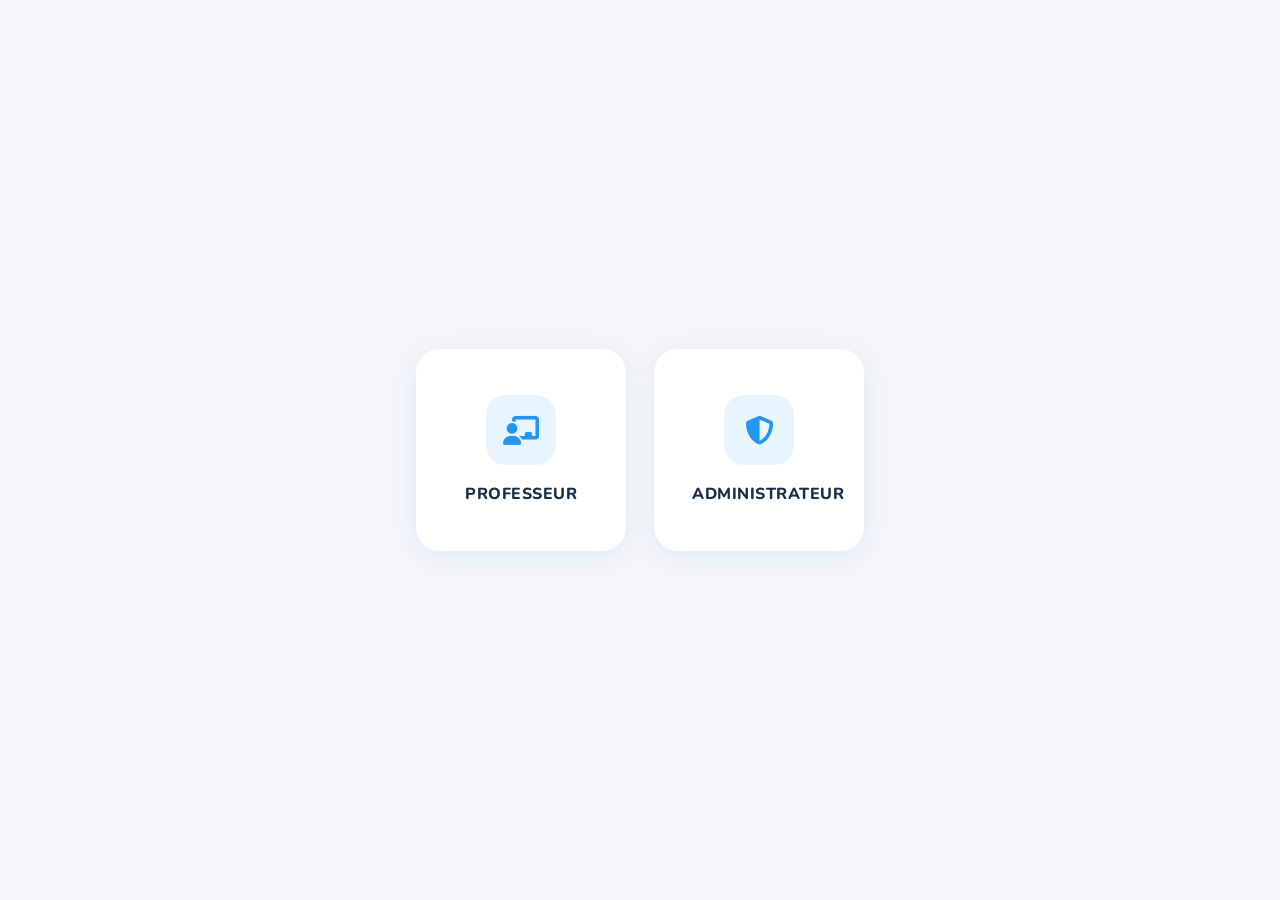
<file: portal.html>
<!DOCTYPE html>
<html lang="fr">
<head>
    <meta charset="UTF-8">
    <meta name="viewport" content="width=device-width, initial-scale=1.0">
    <title>Portal – IUA Claim</title>
    <link rel="stylesheet" href="https://cdnjs.cloudflare.com/ajax/libs/font-awesome/6.5.0/css/all.min.css">
    <style>
        @import url('https://fonts.googleapis.com/css2?family=Nunito:wght@400;600;700;800;900&display=swap');
        *{margin:0;padding:0;box-sizing:border-box;}
        :root{--blue:#2196F3;--blue-dark:#1a2e4a;--gray-bg:#f4f6fb;--text-dark:#1a2e4a;--text-muted:#7a8fa6;}
        body{font-family:'Nunito',sans-serif;height:100vh;background:var(--gray-bg);display:flex;align-items:center;justify-content:center;}
        .portal-cards{display:flex;gap:28px;flex-wrap:wrap;justify-content:center;padding:20px;}
        .portal-card{background:white;border-radius:24px;padding:44px 36px;width:210px;text-align:center;cursor:pointer;box-shadow:0 4px 24px rgba(26,46,74,.08);transition:all .35s cubic-bezier(.175,.885,.32,1.275);border:2px solid transparent;animation:fadeup .7s ease-out both;}
        .portal-card:nth-child(2){animation-delay:.1s;}
        @keyframes fadeup{from{opacity:0;transform:translateY(40px);}to{opacity:1;transform:translateY(0);}}
        .portal-card:hover{transform:translateY(-14px);border-color:var(--blue);box-shadow:0 24px 48px rgba(33,150,243,.2);}
        .card-icon{width:70px;height:70px;border-radius:20px;background:rgba(33,150,243,.1);display:flex;align-items:center;justify-content:center;margin:0 auto 18px;font-size:1.8rem;color:var(--blue);transition:.3s;}
        .portal-card:hover .card-icon{background:var(--blue);color:white;}
        .portal-card p{font-weight:800;color:var(--text-dark);font-size:1rem;text-transform:uppercase;letter-spacing:.5px;}
    </style>
</head>
<body>
    <div class="portal-cards">
        <div class="portal-card" id="profCard">
            <div class="card-icon"><i class="fa-solid fa-chalkboard-user"></i></div>
            <p>Professeur</p>
        </div>
        <div class="portal-card" id="adminCard">
            <div class="card-icon"><i class="fa-solid fa-shield-halved"></i></div>
            <p>Administrateur</p>
        </div>
    </div>
    <script>
        document.getElementById('profCard').addEventListener('click', () => setTimeout(() => window.location.href='login_prof.html', 300));
        document.getElementById('adminCard').addEventListener('click', () => setTimeout(() => window.location.href='login_admin.html', 300));
    </script>
</body>
</html>
</file>
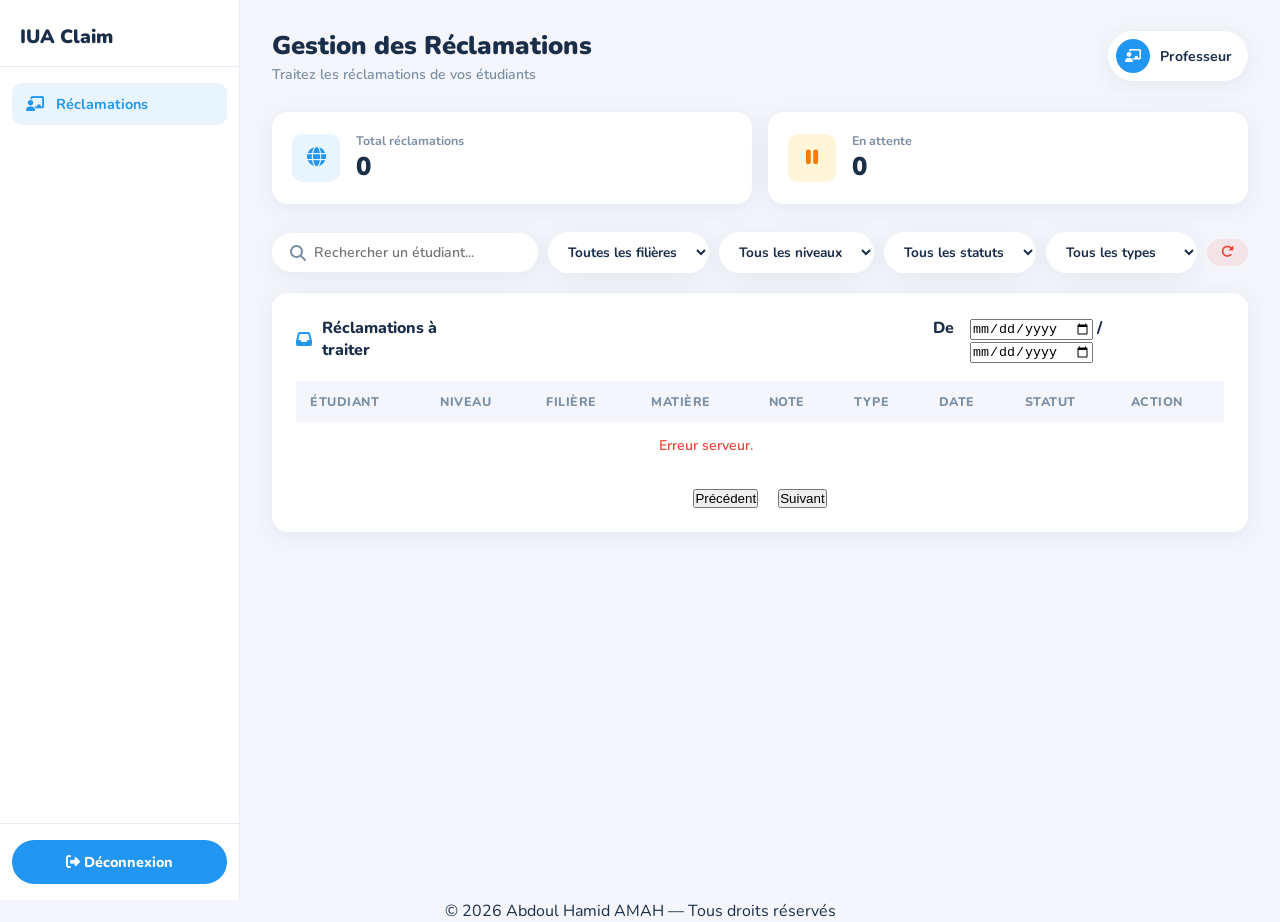
<file: prof.html>
<!DOCTYPE html>
<html lang="fr">
<head>
    <meta charset="UTF-8">
    <meta name="viewport" content="width=device-width, initial-scale=1.0">
    <title>Professeur – IUA Claim</title>
    <link rel="stylesheet" href="https://cdnjs.cloudflare.com/ajax/libs/font-awesome/6.5.0/css/all.min.css">
    <link rel="stylesheet" href="style-myiua.css">
</head>
<body>
<div class="layout">

    <!-- SIDEBAR -->
    <aside class="sidebar">
        <div class="sidebar-logo"> IUA Claim</div>
        <nav class="sidebar-nav">
            <a class="nav-item active" href="prof.html"><i class="fa-solid fa-chalkboard-user"></i> Réclamations</a>
            <div style="display: none;" class="sidebar-section-label">Gestion</div>
            <a style="display: none;" class="nav-item" href="#"><i class="fa-solid fa-chart-bar"></i> Statistiques</a>
        </nav>
        <div class="sidebar-footer">
            <button class="btn-logout" onclick="location.href='api/auth/logout.php'">
                <i class="fa-solid fa-right-from-bracket"></i> Déconnexion
            </button>
        </div>
    </aside>

    <!-- MAIN -->
    <main class="main-content">

        <div class="topbar">
            <div class="topbar-title">
                <h1>Gestion des Réclamations</h1>
                <p>Traitez les réclamations de vos étudiants</p>
            </div>
            <div class="topbar-right">
                <div class="user-badge">
                    <div class="user-avatar"><i class="fa-solid fa-chalkboard-user" style="font-size:.8rem;"></i></div>
                    <span id="nom_prof">Professeur</span>
                </div>
            </div>
        </div>

        <!-- STATS -->
        <div class="stats-row">
            <div class="stat-card">
                <div class="stat-icon blue"><i class="fa-solid fa-globe"></i></div>
                <div class="stat-info"><small>Total réclamations</small><strong id="count_total">0</strong></div>
            </div>
            <div class="stat-card">
                <div class="stat-icon orange"><i class="fa-solid fa-pause"></i></div>
                <div class="stat-info"><small>En attente</small><strong id="count_pending">0</strong></div>
            </div>
        </div>

        <!-- FILTRES -->
        <div class="filter-bar">
            <div class="search-box">
                <i class="fa-solid fa-magnifying-glass"></i>
                <input type="text" id="filterNom" placeholder="Rechercher un étudiant...">
            </div>
            <select id="filterFiliere"><option value="">Toutes les filières</option></select>
            <select id="filterNiveau">
                <option value="">Tous les niveaux</option>
                <option value="L1">Licence 1</option><option value="L2">Licence 2</option>
                <option value="L3">Licence 3</option><option value="M1">Master 1</option>
                <option value="M2">Master 2</option>
            </select>
            <select id="filterStatut">
                <option value="">Tous les statuts</option>
                <option value="EN_ATTENTE">En attente</option>
                <option value="ACCEPTEE">Acceptée</option>
                <option value="REFUSEE">Refusée</option>
            </select>
            <select id="filterType">
                <option value="">Tous les types</option>
                <option value="NOTE">Note / Moyenne</option>
                <option value="EXAMEN">Examen</option>
            </select>
               
            <button id="btnResetFilters" class="btn btn-danger btn-sm"><i class="fa-solid fa-rotate-right"></i></button>
        </div>

        <!-- TABLE -->
        <div class="card">
            <div class="card-head" style="display: flex; justify-content: space-around; gap: 50%;">
            <div class="card-title"><i class="fa-solid fa-inbox"></i> Réclamations à traiter</div>
                <div class="period_recla" style="display: flex; font-weight: 800;"><span style="transform: translateX(-1em)">De </span>
                <div class="period_content">
                    <input type="date" name="" id="dateDebut">
                    /
                    <input type="date" name="" id="dateFin">
                </div>
                </div>
            </div>
            <div class="table-wrap">
                <table>
                    <thead>
                        <tr>
                            <th>Étudiant</th>
                            <th>Niveau</th>
                            <th>Filière</th>
                            <th>Matière</th>
                            <th>Note</th>
                            <th>Type</th>
                            <th>Date</th>
                            <th>Statut</th>
                            <th>Action</th>
                        </tr>
                    </thead>
                    <tbody id="reclamation_body">
                        <tr><td colspan="8" style="text-align:center;color:var(--text-muted);padding:30px;">Chargement...</td></tr>
                    </tbody>
                </table>
                <div class="pagination-container">
        <button id="btnPrecedent">Précédent</button>
        <div id="numerosPage"></div>
        <button id="btnSuivant">Suivant</button>
    </div>
            </div>
        </div>

    </main>
</div>

<!-- MODAL TRAITEMENT -->
<div id="reclamationModal" class="modal-overlay">
    <div class="modal-box">
        <div class="modal-header">
            <h3><i class="fa-solid fa-circle-info"></i> Traiter la réclamation</h3>
            <button class="modal-close" id="closeX"><i class="fa-solid fa-xmark"></i></button>
        </div>
        <div class="modal-body">
            <div class="info-grid">
                <div class="info-item"><small>Étudiant & Filière</small><strong id="modalStudentName">—</strong></div>
                <div class="info-item"><small>Matière</small><strong id="modalSubject">—</strong></div>
                <div class="info-item"><small>Type</small><strong id="modalType">—</strong></div>
                <div class="info-item"><small>Note actuelle → réclamée</small><strong id="modalNotes">—</strong></div>
            </div>
            <div class="form-group">
                <label class="form-label">Motif de l'étudiant</label>
                <div id="modalMessage" class="message-box"></div>
            </div>
            <div id="pieceJointeZone" style="display:none;" class="form-group">
                <label class="form-label">Pièce jointe</label>
                <div id="pieceJointeContenu"></div>
            </div>
            <div class="form-group">
                <label class="form-label">Note finale accordée</label>
                <input type="number" id="notefinale" class="form-control" placeholder="Ex: 14.5" step="0.01" min="0" max="20">
            </div>
            <div class="form-group">
                <label class="form-label">Votre décision / commentaire</label>
                <textarea id="profResponse" class="form-control" rows="3" placeholder="Expliquez votre décision..." style="resize:vertical;"></textarea>
            </div>
        </div>
        <div class="modal-footer">
            <button class="btn btn-ghost" id="btnCancel">Annuler</button>
            <button class="btn btn-danger" id="btnRefuser"><i class="fa-solid fa-xmark"></i> Refuser</button>
            <button class="btn btn-success" id="btnSubmit"><i class="fa-solid fa-check"></i> Accepter</button>
        </div>
    </div>
</div>
 <footer style="display:flex; justify-content:center;">© 2026 Abdoul Hamid AMAH — Tous droits réservés</footer>
<script>
let toutesLesReclamations = [];

document.addEventListener('DOMContentLoaded', () => {
    chargerSession()
    chargerReclamations();
    configurerFiltres();
});

async function chargerReclamations() {
    const tbody = document.getElementById('reclamation_body');
    try {
        const res = await fetch('api/reclamations/get_reclamations.php', { credentials:'include' });
        const data = await res.json();
        if (data.error) { tbody.innerHTML=`<tr><td colspan="8" style="color:red;text-align:center">Erreur : ${data.error}</td></tr>`; return; }
        toutesLesReclamations = data;
        remplirOptionsFiliere(data);
        afficherDonnees(toutesLesReclamations);
    } catch(err) {
        tbody.innerHTML = '<tr><td colspan="8" style="text-align:center;color:var(--danger);">Erreur serveur.</td></tr>';
    }
}

function afficherDonnees(liste) {
    const tbody = document.getElementById('reclamation_body');
    let pending=0;
    if (liste.length===0) {
        tbody.innerHTML = '<tr><td colspan="8" style="text-align:center;color:var(--text-muted);padding:30px;">Aucune réclamation</td></tr>';
        document.getElementById('count_total').textContent=0;
        document.getElementById('count_pending').textContent=0;
        return;
    }
    tbody.innerHTML = liste.map(r => {
        if(r.statut==='EN_ATTENTE') pending++;
        const typeBadge = r.type==='EXAMEN' ? `<span class="badge badge-purple">Examen</span>` : `<span class="badge badge-blue">Note</span>`;
        const statBadge = r.statut==='EN_ATTENTE' ? 'badge-warning' : r.statut==='ACCEPTEE' ? 'badge-success' : 'badge-danger';
        const noteBg = r.note_actuelle < 10 ? 'badge-danger' : 'badge-success';
        const d = btoa(unescape(encodeURIComponent(JSON.stringify(r))));
        return `<tr>
            <td><strong>${r.nom} ${r.prenom}</strong></td>
            <td>${r.niveau}</td>
            <td>${r.nom_filiere}</td>
            <td><span class="badge badge-blue">${r.matiere}</span></td>
            <td><span class="badge ${noteBg}">${r.note_actuelle}</span></td>
            <td>${typeBadge}</td>
            <td>${r.date_reclamation}</td>
            <td><span class="badge ${statBadge}">${r.statut}</span></td>
            <td><button onclick="openModalTest('${d}')" class="btn btn-primary btn-sm"><i class="fa-solid fa-pen-to-square"></i> Traiter</button></td>
        </tr>`;
    }).join('');
    document.getElementById('count_total').textContent = liste.length;
    document.getElementById('count_pending').textContent = pending;
}

function remplirOptionsFiliere(data) {
    const sel = document.getElementById('filterFiliere');
    const filieres = [...new Set(data.map(r=>r.nom_filiere))];
    sel.innerHTML = '<option value="">Toutes les filières</option>';
    filieres.forEach(f => { if(f) { const o=document.createElement('option'); o.value=f; o.textContent=f; sel.appendChild(o); }});
}

function openModalTest(enc) {
    const r = JSON.parse(decodeURIComponent(escape(atob(enc))));
    document.getElementById('modalStudentName').innerText = `${r.nom} ${r.prenom} (${r.nom_filiere})`;
    document.getElementById('modalSubject').innerText = r.matiere;
    document.getElementById('modalMessage').innerText = r.motif;
    document.getElementById('modalType').innerText = r.type==='EXAMEN'?'Examen':'Note / Moyenne';
    document.getElementById('modalNotes').innerText = `${r.note_actuelle} → ${r.note_reclamee}`;
    document.getElementById('notefinale').value = r.note_reclamee;
    const pjZone = document.getElementById('pieceJointeZone');
    const pjContenu = document.getElementById('pieceJointeContenu');
    if (r.fichiers) {
        pjZone.style.display='block';
        const ext=r.fichiers.split('.').pop().toLowerCase();
        const url=`https://iua-claim.rf.gd/api/uploads/${r.fichiers}`;
        if (['jpg','jpeg','png','gif','webp'].includes(ext)) {
            pjContenu.innerHTML=`<img src="${url}" style="max-width:100%;border-radius:8px;border:1px solid #eee;">`;
        } else {
            pjContenu.innerHTML=`<a href="${url}" target="_blank" class="btn btn-ghost btn-sm"><i class="fa-solid fa-file"></i> Voir le fichier</a>`;
        }
    } else { pjZone.style.display='none'; }
    document.getElementById('reclamationModal').style.display='flex';
    window.currentReclamationId = r.id;
}

document.getElementById('closeX').onclick = () => document.getElementById('reclamationModal').style.display='none';
document.getElementById('btnCancel').onclick = () => document.getElementById('reclamationModal').style.display='none';

document.getElementById('btnRefuser').onclick = async () => {
    const reponse = document.getElementById('profResponse').value;
    if (!reponse.trim()) { alert('Veuillez saisir une raison de refus.'); return; }
    await envoyerDecision(window.currentReclamationId, 'REFUSEE', reponse, null);
};

document.getElementById('btnSubmit').onclick = async () => {
    const reponse = document.getElementById('profResponse').value;
    const notefinale = document.getElementById('notefinale').value;
    if (!reponse.trim()) { alert('Veuillez saisir une réponse.'); return; }
    if (!notefinale) { alert('Veuillez saisir la note finale.'); return; }
    await envoyerDecision(window.currentReclamationId, 'ACCEPTEE', reponse, notefinale);
};

async function envoyerDecision(id, statut, message, notefinale) {
    try {
        const res = await fetch('api/reclamations/update_statut.php', {
            method: 'POST',
            credentials: 'include', // ← ajouté
            headers: { 'Content-Type': 'application/json' },
            body: JSON.stringify({ id, statut, message, note_finale: notefinale })
        });
        const result = await res.json();
        if (result.success) {
            document.getElementById('reclamationModal').style.display='none';
            document.getElementById('profResponse').value='';
            document.getElementById('notefinale').value='';
            chargerReclamations();
        } else { alert('Erreur : ' + result.message); }
    } catch(err) { alert('Erreur réseau.'); }
}

async function chargerSession() {
    try {
        const res = await fetch('api/auth/get_session.php', { credentials:'include' });
        const data = await res.json();
        if (data.success) {
            const name = `MR. ${data.nom} ${data.prenom}`;
            document.getElementById('nom_prof').innerText = name;
        }
    } catch(err) {}
}

function configurerFiltres() {
    const filtrer = () => {
        const nom = document.getElementById('filterNom').value.toLowerCase();
        const filiere = document.getElementById('filterFiliere').value;
        const niveau = document.getElementById('filterNiveau').value;
        const statut = document.getElementById('filterStatut').value;
        const type = document.getElementById('filterType').value;
        const valeurDebut = document.getElementById("dateDebut").value;
        const valeurFin = document.getElementById("dateFin").value;

        let resultats = toutesLesReclamations.filter(r => {
            const matchNom = `${r.nom} ${r.prenom}`.toLowerCase().includes(nom);
            const matchFiliere = !filiere || r.nom_filiere === filiere;
            const matchNiveau = !niveau || r.niveau === niveau;
            const matchStatut = !statut || r.statut === statut;
            const matchType = !type || r.type === type;

            let matchDate = true;
            if (valeurDebut && valeurFin) {
                const dateEl = new Date(r.date_reclamation).getTime();
                const dateDebut = new Date(valeurDebut).getTime();
                const dateFin = new Date(valeurFin).getTime();
                matchDate = dateEl >= dateDebut && dateEl <= dateFin;
            }

            return matchNom && matchFiliere && matchNiveau && matchStatut && matchType && matchDate;
        });

        resultats.sort((a, b) => new Date(a.date_reclamation) - new Date(b.date_reclamation));
        afficherDonnees(resultats);
    };

    document.getElementById('filterNom').addEventListener('input', filtrer);
    ['filterFiliere', 'filterNiveau', 'filterStatut', 'filterType'].forEach(id => {
        document.getElementById(id).addEventListener('change', filtrer);
    });
    document.getElementById('dateDebut').addEventListener('change', filtrer);
    document.getElementById('dateFin').addEventListener('change', filtrer);

    document.getElementById('btnResetFilters').onclick = () => {
        ['filterNom', 'filterFiliere', 'filterNiveau', 'filterStatut', 'filterType', 'dateDebut', 'dateFin'].forEach(id => document.getElementById(id).value = '');
        afficherDonnees(toutesLesReclamations);
    };
}
</script>
</body>
</html>
</file>
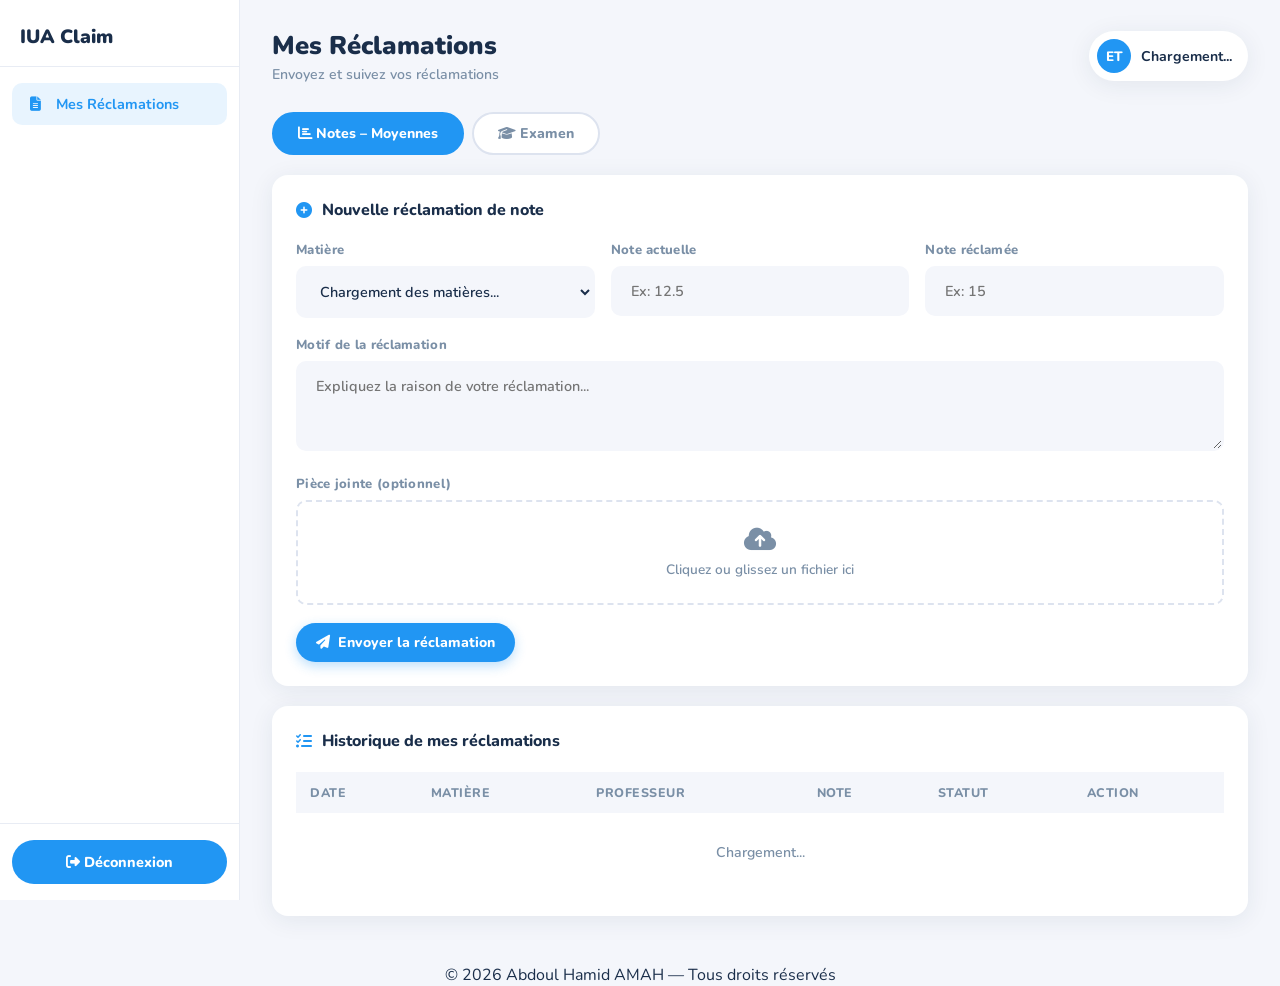
<file: recla.html>
<!DOCTYPE html>
<html lang="fr">
<head>
    <meta charset="UTF-8">
    <meta name="viewport" content="width=device-width, initial-scale=1.0">
    <title>Mes Réclamations – IUA Claim</title>
    <link rel="stylesheet" href="https://cdnjs.cloudflare.com/ajax/libs/font-awesome/6.5.0/css/all.min.css">
    <link rel="stylesheet" href="style-myiua.css">
</head>
<body>
<div class="layout">

    <!-- SIDEBAR -->
    <aside class="sidebar">
        <div class="sidebar-logo">
            IUA Claim
        </div>
        <nav class="sidebar-nav">
            <a class="nav-item active" href="recla.html">
                <i class="fa-solid fa-file-lines"></i> Mes Réclamations
            </a>
            <div style="display: none;" class="sidebar-section-label">Mon compte</div>
            <a style="display: none;" class="nav-item" href="#"><i class="fa-solid fa-user"></i> Profil</a>
        </nav>
        <div class="sidebar-footer">
            <button class="btn-logout" onclick="location.href='api/auth/logout.php'">
                <i class="fa-solid fa-right-from-bracket"></i> Déconnexion
            </button>
        </div>
    </aside>

    <!-- MAIN -->
    <main class="main-content">

        <!-- TOP BAR -->
        <div class="topbar">
            <div class="topbar-title">
                <h1>Mes Réclamations</h1>
                <p>Envoyez et suivez vos réclamations</p>
            </div>
            <div class="topbar-right">
                <div class="user-badge">
                    <div class="user-avatar" id="avatar_initials">ET</div>
                    <span id="nom_etudiant">Chargement...</span>
                </div>
            </div>
        </div>

        <!-- TOGGLE TYPE -->
        <div class="toggle-group">
            <button class="toggle-btn active" id="notes" onclick="switchType('NOTE')">
                <i class="fa-solid fa-chart-bar"></i> Notes – Moyennes
            </button>
            <button class="toggle-btn" id="exam" onclick="switchType('EXAMEN')">
                <i class="fa-solid fa-graduation-cap"></i> Examen
            </button>
        </div>

        <!-- FORMULAIRE -->
        <div class="card">
            <div class="card-title"><i class="fa-solid fa-plus-circle"></i> <span id="form_titre">Nouvelle réclamation de note</span></div>
            <form id="reclamationForm" enctype="multipart/form-data">
                <input type="hidden" id="type_reclamation" value="NOTE">
                <div class="form-grid">
                    <div class="form-group">
                        <label class="form-label">Matière</label>
                        <select id="matiere_id" class="form-control" required>
                            <option value="">Chargement des matières...</option>
                        </select>
                    </div>
                    <div class="form-group">
                        <label class="form-label">Note actuelle</label>
                        <input type="number" id="note_actuelle" class="form-control" placeholder="Ex: 12.5" step="0.01" required>
                    </div>
                    <div class="form-group">
                        <label class="form-label" id="label_note_reclamee">Note réclamée</label>
                        <input type="number" id="note_reclamee" class="form-control" placeholder="Ex: 15" step="0.01" required>
                    </div>
                </div>
                <div class="form-group">
                    <label class="form-label">Motif de la réclamation</label>
                    <textarea id="motif" class="form-control" rows="3" placeholder="Expliquez la raison de votre réclamation..." style="resize:vertical;"></textarea>
                </div>
                <div class="form-group">
                    <label class="form-label">Pièce jointe (optionnel)</label>
                    <div class="file-zone">
                        <input type="file" name="fichiers" id="fichiers">
                        <i class="fa-solid fa-cloud-arrow-up"></i>
                        <p>Cliquez ou glissez un fichier ici</p>
                    </div>
                </div>
                <button type="submit" class="btn btn-primary">
                    <i class="fa-solid fa-paper-plane"></i> Envoyer la réclamation
                </button>
                <div class="toast-success" id="confirmation">
                    <i class="fa-solid fa-circle-check"></i> Réclamation envoyée avec succès !
                </div>
            </form>
        </div>

        <!-- TABLEAU RÉCLAMATIONS -->
        <div class="card">
            <div class="card-title"><i class="fa-solid fa-list-check"></i> Historique de mes réclamations</div>
            <div class="table-wrap">
                <table>
                    <thead>
                        <tr>
                            <th>Date</th>
                            <th>Matière</th>
                            <th>Professeur</th>
                            <th>Note</th>
                            <th>Statut</th>
                            <th>Action</th>
                        </tr>
                    </thead>
                    <tbody id="my_reclamations_body">
                        <tr><td colspan="6" style="text-align:center; color:var(--text-muted); padding:30px;">Chargement...</td></tr>
                    </tbody>
                </table>
            </div>
        </div>

    </main>
</div>

<!-- MODAL RÉPONSE -->
<div id="viewResponseModal" class="modal-overlay">
    <div class="modal-box">
        <div class="modal-header">
            <h3><i class="fa-solid fa-envelope-open-text"></i> Détails de la réponse</h3>
            <button class="modal-close" id="btnExitStudent"><i class="fa-solid fa-xmark"></i></button>
        </div>
        <div class="modal-body">
            <div class="info-grid">
                <div class="info-item">
                    <small>Matière</small>
                    <strong id="respMatiere">—</strong>
                </div>
                <div class="info-item">
                    <small>Statut</small>
                    <strong id="respStatut">—</strong>
                </div>
            </div>
            <label class="form-label" style="margin-bottom:10px;">Commentaire du professeur</label>
            <div id="respMessage" class="message-box">Aucune réponse pour le moment.</div>
        </div>
        <div class="modal-footer">
            <button class="btn btn-ghost" id="btnExitStudent2">Fermer</button>
        </div>
    </div>
</div>
 <footer style="display:flex; justify-content:center;">© 2026 Abdoul Hamid AMAH — Tous droits réservés</footer>
<script>
let typeActif = 'NOTE';

function switchType(type) {
    typeActif = type;
    document.getElementById('type_reclamation').value = type;
    if (type === 'NOTE') {
        document.getElementById('form_titre').innerText = 'Nouvelle réclamation de note';
        document.getElementById('label_note_reclamee').innerText = 'Note réclamée';
        document.getElementById('notes').classList.add('active');
        document.getElementById('exam').classList.remove('active');
    } else {
        document.getElementById('form_titre').innerText = 'Réclamation Examen';
        document.getElementById('label_note_reclamee').innerText = 'Note estimée';
        document.getElementById('exam').classList.add('active');
        document.getElementById('notes').classList.remove('active');
    }
    afficherReclamations(typeActif);
}

function afficherReclamations(type) {
    const tbody = document.getElementById('my_reclamations_body');
    const toutes = Object.values(window.reclamationsData || {});
    const filtrees = toutes.filter(r => r.type === type);
    if (filtrees.length === 0) {
        tbody.innerHTML = '<tr><td colspan="6" style="text-align:center; color:var(--text-muted); padding:30px;">Aucune réclamation</td></tr>';
        return;
    }
    tbody.innerHTML = filtrees.map(r => {
        let badgeClass = r.statut === 'EN_ATTENTE' ? 'badge-warning' : r.statut === 'ACCEPTEE' ? 'badge-success' : 'badge-danger';
        return `<tr>
            <td>${new Date(r.date_reclamation).toLocaleDateString('fr-FR')}</td>
            <td>${r.matiere}</td>
            <td>M. ${r.prof}</td>
            <td>${r.note_actuelle} → <strong>${r.note_reclamee}</strong></td>
            <td><span class="badge ${badgeClass}">${r.statut}</span></td>
            <td><button onclick="openStudentResponse(${r.id})" class="btn btn-primary btn-sm"><i class="fa-solid fa-eye"></i> Voir</button></td>
        </tr>`;
    }).join('');
}

async function chargerMatieres() {
    try {
        const res = await fetch('api/matieres/get_by_student.php', { credentials: 'include' });
        const matieres = await res.json();
        const sel = document.getElementById('matiere_id');
        sel.innerHTML = '<option value="">-- Choisissez une matière --</option>';
        matieres.forEach(m => {
            const o = document.createElement('option');
            o.value = m.id; o.textContent = m.nom;
            sel.appendChild(o);
        });
    } catch (err) { console.error(err); }
}

document.getElementById('reclamationForm').addEventListener('submit', async (e) => {
    e.preventDefault();
    const fd = new FormData();
    fd.append('matiere_id', document.getElementById('matiere_id').value);
    fd.append('note_actuelle', document.getElementById('note_actuelle').value);
    fd.append('note_reclamee', document.getElementById('note_reclamee').value);
    fd.append('motif', document.getElementById('motif').value);
    fd.append('type', document.getElementById('type_reclamation').value);
    const f = document.getElementById('fichiers');
    if (f.files.length > 0) fd.append('fichiers', f.files[0]);
    try {
        const res = await fetch('api/reclamations/create.php', { method:'POST', credentials:'include', body:fd });
        const result = await res.json();
        if (result.success) {
            const c = document.getElementById('confirmation');
            c.style.display = 'flex';
            document.getElementById('reclamationForm').reset();
            chargerMesReclamations();
            setTimeout(() => c.style.display='none', 5000);
        } else alert(result.message || 'Erreur');
    } catch(err) { alert('Erreur serveur.'); }
});

async function chargerMesReclamations() {
    try {
        const res = await fetch('api/reclamations/mes_reclamations.php');
        const data = await res.json();
        window.reclamationsData = {};
        data.forEach(r => window.reclamationsData[r.id] = r);
        afficherReclamations(typeActif);
    } catch(err) { console.error(err); }
}

async function chargerSession() {
    try {
        const res = await fetch('api/auth/get_session.php', { credentials:'include' });
        const data = await res.json();
        if (data.success) {
            const name = `${data.prenom} ${data.nom}`;
            document.getElementById('nom_etudiant').innerText = name;
            document.getElementById('avatar_initials').innerText = (data.prenom[0]||'') + (data.nom[0]||'');
        }
    } catch(err) {}
}

function openStudentResponse(id) {
    const r = window.reclamationsData[id];
    if (!r) return;
    document.getElementById('respMatiere').innerText = r.matiere || '—';
    document.getElementById('respMessage').innerText = r.retour_prof?.trim() || 'Aucune réponse du professeur pour le moment.';
    const s = document.getElementById('respStatut');
    s.innerHTML = `<span class="badge ${r.statut==='EN_ATTENTE'?'badge-warning':r.statut==='ACCEPTEE'?'badge-success':'badge-danger'}">${r.statut}</span>`;
    document.getElementById('viewResponseModal').style.display = 'flex';
}

document.getElementById('btnExitStudent').onclick = () => document.getElementById('viewResponseModal').style.display='none';
document.getElementById('btnExitStudent2').onclick = () => document.getElementById('viewResponseModal').style.display='none';

document.addEventListener('DOMContentLoaded', () => {
    chargerSession();
    chargerMatieres();
    chargerMesReclamations();
});
</script>
</body>
</html>
</file>
<file: style-myiua.css>
/* ============================================
   STYLE GLOBAL MyIUA - IUA CLAIM
   Variables et composants partagés
============================================ */
@import url('https://fonts.googleapis.com/css2?family=Nunito:wght@400;600;700;800;900&display=swap');

* { margin: 0; padding: 0; box-sizing: border-box; }

:root {
    --blue: #2196F3;
    --blue-dark: #1a2e4a;
    --blue-mid: #1565C0;
    --blue-light: rgba(33,150,243,0.10);
    --white: #ffffff;
    --gray-bg: #f4f6fb;
    --gray-card: #eef1f7;
    --text-dark: #1a2e4a;
    --text-muted: #7a8fa6;
    --success: #4CAF50;
    --warning: #FFC107;
    --danger: #F44336;
    --shadow: 0 4px 24px rgba(26,46,74,0.08);
    --shadow-lg: 0 12px 40px rgba(26,46,74,0.14);
    --radius: 16px;
    --radius-sm: 10px;
    --radius-pill: 50px;
}

body {
    font-family: 'Nunito', sans-serif;
    background: var(--gray-bg);
    color: var(--text-dark);
    min-height: 100vh;
}
.pagination-container {
            display: flex;
            align-items: center;
            justify-content: center;
            gap: 10px;
            margin-top: 20px;
        }
        .pagination-container .btn-page {
            padding: 6px 12px;
            border: 1px solid #ccc;
            background-color: #fff;
            cursor: pointer;
            border-radius: 4px;
        }
        .pagination-container .btn-page.active {
            background-color: #007bff;
            color: white;
            border-color: #007bff;
            font-weight: bold;
        }
        .pagination-container button:disabled {
            opacity: 0.5;
            cursor: not-allowed;
        }
/* ── Sidebar Layout ── */
.layout { display: flex; min-height: 100vh; }

.sidebar {
    width: 240px;
    background: var(--white);
    border-right: 1px solid #e8ecf4;
    display: flex;
    flex-direction: column;
    position: fixed;
    height: 100vh;
    overflow-y: auto;
    z-index: 50;
}

.sidebar-logo {
    padding: 24px 20px 16px;
    display: flex;
    align-items: center;
    gap: 10px;
    font-size: 1.2rem;
    font-weight: 900;
    color: var(--text-dark);
    border-bottom: 1px solid #e8ecf4;
}

.sidebar-logo .dot {
    width: 10px; height: 10px;
    background: var(--blue);
    border-radius: 50%;
    flex-shrink: 0;
}

.sidebar-nav {
    padding: 16px 12px;
    flex: 1;
    display: flex;
    flex-direction: column;
    gap: 4px;
}

.sidebar-section-label {
    font-size: 0.7rem;
    font-weight: 800;
    color: var(--text-muted);
    letter-spacing: 1.5px;
    text-transform: uppercase;
    padding: 12px 8px 6px;
}

.nav-item {
    display: flex;
    align-items: center;
    gap: 12px;
    padding: 11px 14px;
    border-radius: var(--radius-sm);
    color: var(--text-muted);
    font-weight: 700;
    font-size: 0.9rem;
    text-decoration: none;
    cursor: pointer;
    border: none;
    background: none;
    width: 100%;
    text-align: left;
    transition: all 0.2s;
}

.nav-item:hover { background: var(--blue-light); color: var(--blue); }
.nav-item.active { background: var(--blue-light); color: var(--blue); }
.nav-item i { width: 18px; text-align: center; }

.sidebar-footer {
    padding: 16px 12px;
    border-top: 1px solid #e8ecf4;
}

.btn-logout {
    width: 100%;
    padding: 12px;
    background: var(--blue);
    color: white;
    border: none;
    border-radius: var(--radius-pill);
    font-family: 'Nunito', sans-serif;
    font-weight: 800;
    font-size: 0.9rem;
    cursor: pointer;
    transition: 0.3s;
}
.btn-logout:hover { background: var(--blue-mid); }

/* ── Main Content ── */
.main-content {
    margin-left: 240px;
    flex: 1;
    padding: 28px 32px;
    min-height: 100vh;
}

/* ── Top Bar ── */
.topbar {
    display: flex;
    align-items: center;
    justify-content: space-between;
    margin-bottom: 28px;
}

.topbar-title h1 {
    font-size: 1.6rem;
    font-weight: 900;
    color: var(--text-dark);
}

.topbar-title p {
    color: var(--text-muted);
    font-size: 0.88rem;
    font-weight: 600;
    margin-top: 2px;
}

.topbar-right {
    display: flex;
    align-items: center;
    gap: 12px;
}

.user-badge {
    display: flex;
    align-items: center;
    gap: 10px;
    background: white;
    border-radius: var(--radius-pill);
    padding: 8px 16px 8px 8px;
    box-shadow: var(--shadow);
}

.user-avatar {
    width: 34px; height: 34px;
    background: var(--blue);
    border-radius: 50%;
    display: flex; align-items: center; justify-content: center;
    color: white; font-weight: 800; font-size: 0.85rem;
}

.user-badge span {
    font-weight: 700;
    font-size: 0.88rem;
    color: var(--text-dark);
}

.online-dot {
    width: 8px; height: 8px;
    background: var(--success);
    border-radius: 50%;
    border: 2px solid white;
    margin-left: 2px;
}

/* ── Stat Cards ── */
.stats-row {
    display: grid;
    grid-template-columns: repeat(auto-fit, minmax(180px, 1fr));
    gap: 16px;
    margin-bottom: 28px;
}

.stat-card {
    background: white;
    border-radius: var(--radius);
    padding: 20px;
    display: flex;
    align-items: center;
    gap: 16px;
    box-shadow: var(--shadow);
}

.stat-icon {
    width: 48px; height: 48px;
    border-radius: var(--radius-sm);
    display: flex; align-items: center; justify-content: center;
    font-size: 1.2rem;
}

.stat-icon.blue { background: var(--blue-light); color: var(--blue); }
.stat-icon.green { background: rgba(76,175,80,0.1); color: var(--success); }
.stat-icon.orange { background: rgba(255,193,7,0.15); color: #f57c00; }
.stat-icon.red { background: rgba(244,67,54,0.1); color: var(--danger); }

.stat-info small { color: var(--text-muted); font-size: 0.78rem; font-weight: 700; display: block; }
.stat-info strong { font-size: 1.6rem; font-weight: 900; color: var(--text-dark); display: block; }

/* ── Cards ── */
.card {
    background: white;
    border-radius: var(--radius);
    padding: 24px;
    box-shadow: var(--shadow);
    margin-bottom: 20px;
}

.card-title {
    font-size: 1rem;
    font-weight: 800;
    color: var(--text-dark);
    margin-bottom: 20px;
    display: flex;
    align-items: center;
    gap: 10px;
}

.card-title i { color: var(--blue); }

/* ── Tables ── */
.table-wrap { overflow-x: auto; }

table {
    width: 100%;
    border-collapse: collapse;
    font-size: 0.88rem;
}

thead tr {
    background: var(--gray-bg);
}

th {
    padding: 12px 14px;
    text-align: left;
    font-weight: 800;
    color: var(--text-muted);
    font-size: 0.78rem;
    text-transform: uppercase;
    letter-spacing: 0.5px;
    white-space: nowrap;
}

td {
    padding: 14px;
    border-bottom: 1px solid #f0f3f9;
    color: var(--text-dark);
    font-weight: 600;
}

tr:last-child td { border-bottom: none; }
tr:hover td { background: #fafbff; }

/* ── Badges ── */
.badge {
    display: inline-flex;
    align-items: center;
    padding: 4px 12px;
    border-radius: var(--radius-pill);
    font-size: 0.75rem;
    font-weight: 800;
    text-transform: uppercase;
}

.badge-warning  { background: rgba(255,193,7,0.15); color: #b45309; }
.badge-success  { background: rgba(76,175,80,0.15); color: #166534; }
.badge-danger   { background: rgba(244,67,54,0.1);  color: #991b1b; }
.badge-blue     { background: var(--blue-light);    color: var(--blue-mid); }
.badge-purple   { background: rgba(139,92,246,0.1); color: #6d28d9; }

/* ── Buttons ── */
.btn {
    display: inline-flex;
    align-items: center;
    gap: 8px;
    padding: 10px 20px;
    border-radius: var(--radius-pill);
    font-family: 'Nunito', sans-serif;
    font-weight: 800;
    font-size: 0.88rem;
    border: none;
    cursor: pointer;
    transition: all 0.2s;
    text-decoration: none;
}

.btn-primary   { background: var(--blue); color: white; box-shadow: 0 4px 12px rgba(33,150,243,.3); }
.btn-primary:hover { background: var(--blue-mid); transform: translateY(-1px); }
.btn-dark      { background: var(--blue-dark); color: white; }
.btn-dark:hover { background: #0f1e35; }
.btn-ghost     { background: var(--gray-bg); color: var(--text-muted); }
.btn-ghost:hover { background: #e4e8f2; color: var(--text-dark); }
.btn-danger    { background: rgba(244,67,54,.1); color: var(--danger); }
.btn-danger:hover { background: var(--danger); color: white; }
.btn-success   { background: rgba(76,175,80,.1); color: var(--success); }
.btn-success:hover { background: var(--success); color: white; }

.btn-sm { padding: 7px 14px; font-size: 0.8rem; }

/* ── Forms ── */
.form-group { margin-bottom: 18px; }

.form-label {
    display: block;
    font-size: 0.82rem;
    font-weight: 800;
    color: var(--text-muted);
    letter-spacing: 0.3px;
    margin-bottom: 7px;
}

.form-control {
    width: 100%;
    padding: 13px 18px;
    background: var(--gray-bg);
    border: 2px solid transparent;
    border-radius: var(--radius-sm);
    font-size: 0.9rem;
    font-family: 'Nunito', sans-serif;
    font-weight: 600;
    color: var(--text-dark);
    outline: none;
    transition: all 0.25s;
}

.form-control:focus {
    border-color: var(--blue);
    background: white;
    box-shadow: 0 0 0 4px rgba(33,150,243,0.1);
}

.form-grid {
    display: grid;
    grid-template-columns: repeat(auto-fit, minmax(200px, 1fr));
    gap: 16px;
}

/* ── Filter Bar ── */
.filter-bar {
    display: flex;
    align-items: center;
    gap: 10px;
    flex-wrap: wrap;
    margin-bottom: 20px;
}

.filter-bar .search-box {
    display: flex;
    align-items: center;
    gap: 8px;
    background: white;
    border-radius: var(--radius-pill);
    padding: 10px 18px;
    flex: 1;
    min-width: 200px;
    box-shadow: var(--shadow);
}

.filter-bar .search-box i { color: var(--text-muted); }

.filter-bar .search-box input {
    border: none;
    outline: none;
    font-family: 'Nunito', sans-serif;
    font-weight: 600;
    font-size: 0.88rem;
    color: var(--text-dark);
    background: transparent;
    width: 100%;
}

.filter-bar select {
    padding: 10px 16px;
    border: none;
    border-radius: var(--radius-pill);
    background: white;
    font-family: 'Nunito', sans-serif;
    font-weight: 700;
    font-size: 0.85rem;
    color: var(--text-dark);
    outline: none;
    box-shadow: var(--shadow);
    cursor: pointer;
}

/* ── Modal ── */
.modal-overlay {
    position: fixed; inset: 0;
    background: rgba(26,46,74,0.65);
    backdrop-filter: blur(4px);
    display: none;
    align-items: center;
    justify-content: center;
    z-index: 200;
}

.modal-box {
    background: white;
    border-radius: 20px;
    width: 90%;
    max-width: 540px;
    max-height: 88vh;
    overflow-y: auto;
    box-shadow: var(--shadow-lg);
    animation: modalIn 0.35s cubic-bezier(.16,1,.3,1);
}

@keyframes modalIn {
    from { opacity: 0; transform: scale(0.93) translateY(16px); }
    to   { opacity: 1; transform: scale(1) translateY(0); }
}

.modal-header {
    padding: 22px 24px 16px;
    border-bottom: 1px solid #f0f3f9;
    display: flex;
    align-items: center;
    justify-content: space-between;
}

.modal-header h3 { font-size: 1rem; font-weight: 900; color: var(--text-dark); }

.modal-close {
    width: 32px; height: 32px;
    border-radius: 50%;
    background: var(--gray-bg);
    border: none;
    cursor: pointer;
    font-size: 1rem;
    color: var(--text-muted);
    display: flex; align-items: center; justify-content: center;
    transition: 0.2s;
}
.modal-close:hover { background: #e0e4ef; color: var(--text-dark); }

.modal-body { padding: 24px; }
.modal-footer { padding: 16px 24px; border-top: 1px solid #f0f3f9; display: flex; gap: 10px; justify-content: flex-end; }

/* ── Info Grid ── */
.info-grid {
    display: grid;
    grid-template-columns: 1fr 1fr;
    gap: 12px;
    background: var(--gray-bg);
    border-radius: var(--radius-sm);
    padding: 16px;
    margin-bottom: 16px;
}

.info-item small { color: var(--text-muted); font-size: 0.75rem; font-weight: 700; display: block; margin-bottom: 3px; }
.info-item strong { font-size: 0.9rem; color: var(--text-dark); font-weight: 800; }

.message-box {
    background: var(--blue-light);
    border-left: 4px solid var(--blue);
    border-radius: 0 8px 8px 0;
    padding: 16px;
    color: var(--text-dark);
    font-size: 0.9rem;
    line-height: 1.6;
    font-weight: 600;
    min-height: 70px;
}

/* ── File Upload Zone ── */
.file-zone {
    border: 2px dashed #dde3ef;
    border-radius: var(--radius-sm);
    padding: 24px;
    text-align: center;
    cursor: pointer;
    transition: 0.25s;
    position: relative;
}

.file-zone:hover { border-color: var(--blue); background: var(--blue-light); }
.file-zone input { position: absolute; inset: 0; opacity: 0; cursor: pointer; }
.file-zone i { font-size: 1.6rem; color: var(--text-muted); margin-bottom: 8px; display: block; }
.file-zone p { color: var(--text-muted); font-size: 0.85rem; font-weight: 600; }

/* ── Toggle Buttons ── */
.toggle-group {
    display: flex;
    gap: 8px;
    margin-bottom: 20px;
}

.toggle-btn {
    padding: 10px 24px;
    border-radius: var(--radius-pill);
    border: 2px solid #dde3ef;
    background: white;
    color: var(--text-muted);
    font-family: 'Nunito', sans-serif;
    font-weight: 800;
    font-size: 0.88rem;
    cursor: pointer;
    transition: 0.2s;
}

.toggle-btn.active {
    background: var(--blue);
    border-color: var(--blue);
    color: white;
}

/* ── Success Toast ── */
.toast-success {
    display: none;
    align-items: center;
    gap: 12px;
    background: rgba(76,175,80,0.1);
    border: 1.5px solid rgba(76,175,80,0.3);
    color: #166534;
    border-radius: var(--radius-sm);
    padding: 14px 18px;
    margin-top: 16px;
    font-weight: 700;
    font-size: 0.9rem;
}

/* ── Breadcrumb ── */
.breadcrumb {
    display: flex;
    align-items: center;
    gap: 6px;
    font-size: 0.82rem;
    color: var(--text-muted);
    font-weight: 600;
    margin-bottom: 6px;
}

.breadcrumb a { color: var(--text-muted); text-decoration: none; }
.breadcrumb a:hover { color: var(--blue); }
.breadcrumb .sep { opacity: 0.4; }
.breadcrumb .current { color: var(--text-dark); font-weight: 700; }


/* ── Responsive ── */
@media (max-width: 900px) {
    .sidebar { width: 200px; }
    .main-content { margin-left: 200px; padding: 20px; }
}

@media (max-width: 640px) {
    .sidebar { transform: translateX(-100%); }
    .main-content { margin-left: 0; padding: 16px; }
    .stats-row { grid-template-columns: 1fr 1fr; }
    .info-grid { grid-template-columns: 1fr; }
}
</file>
